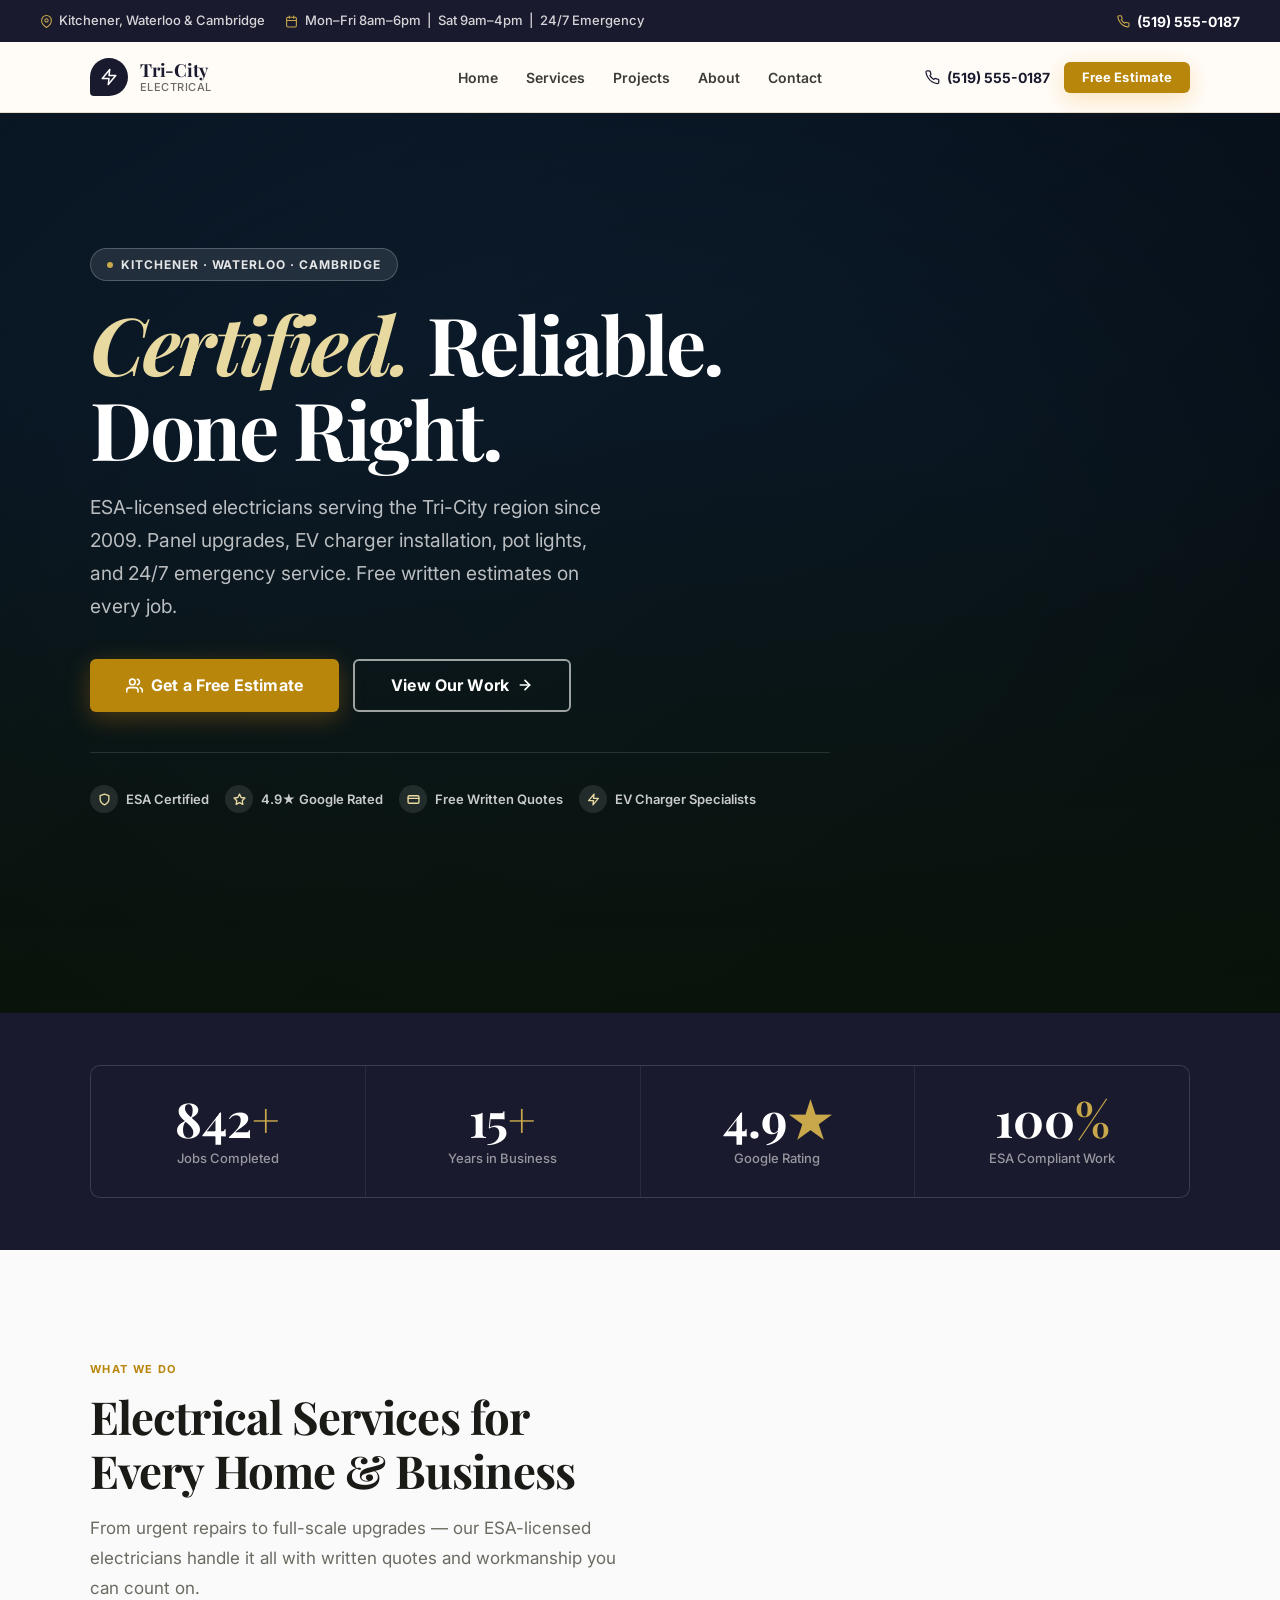
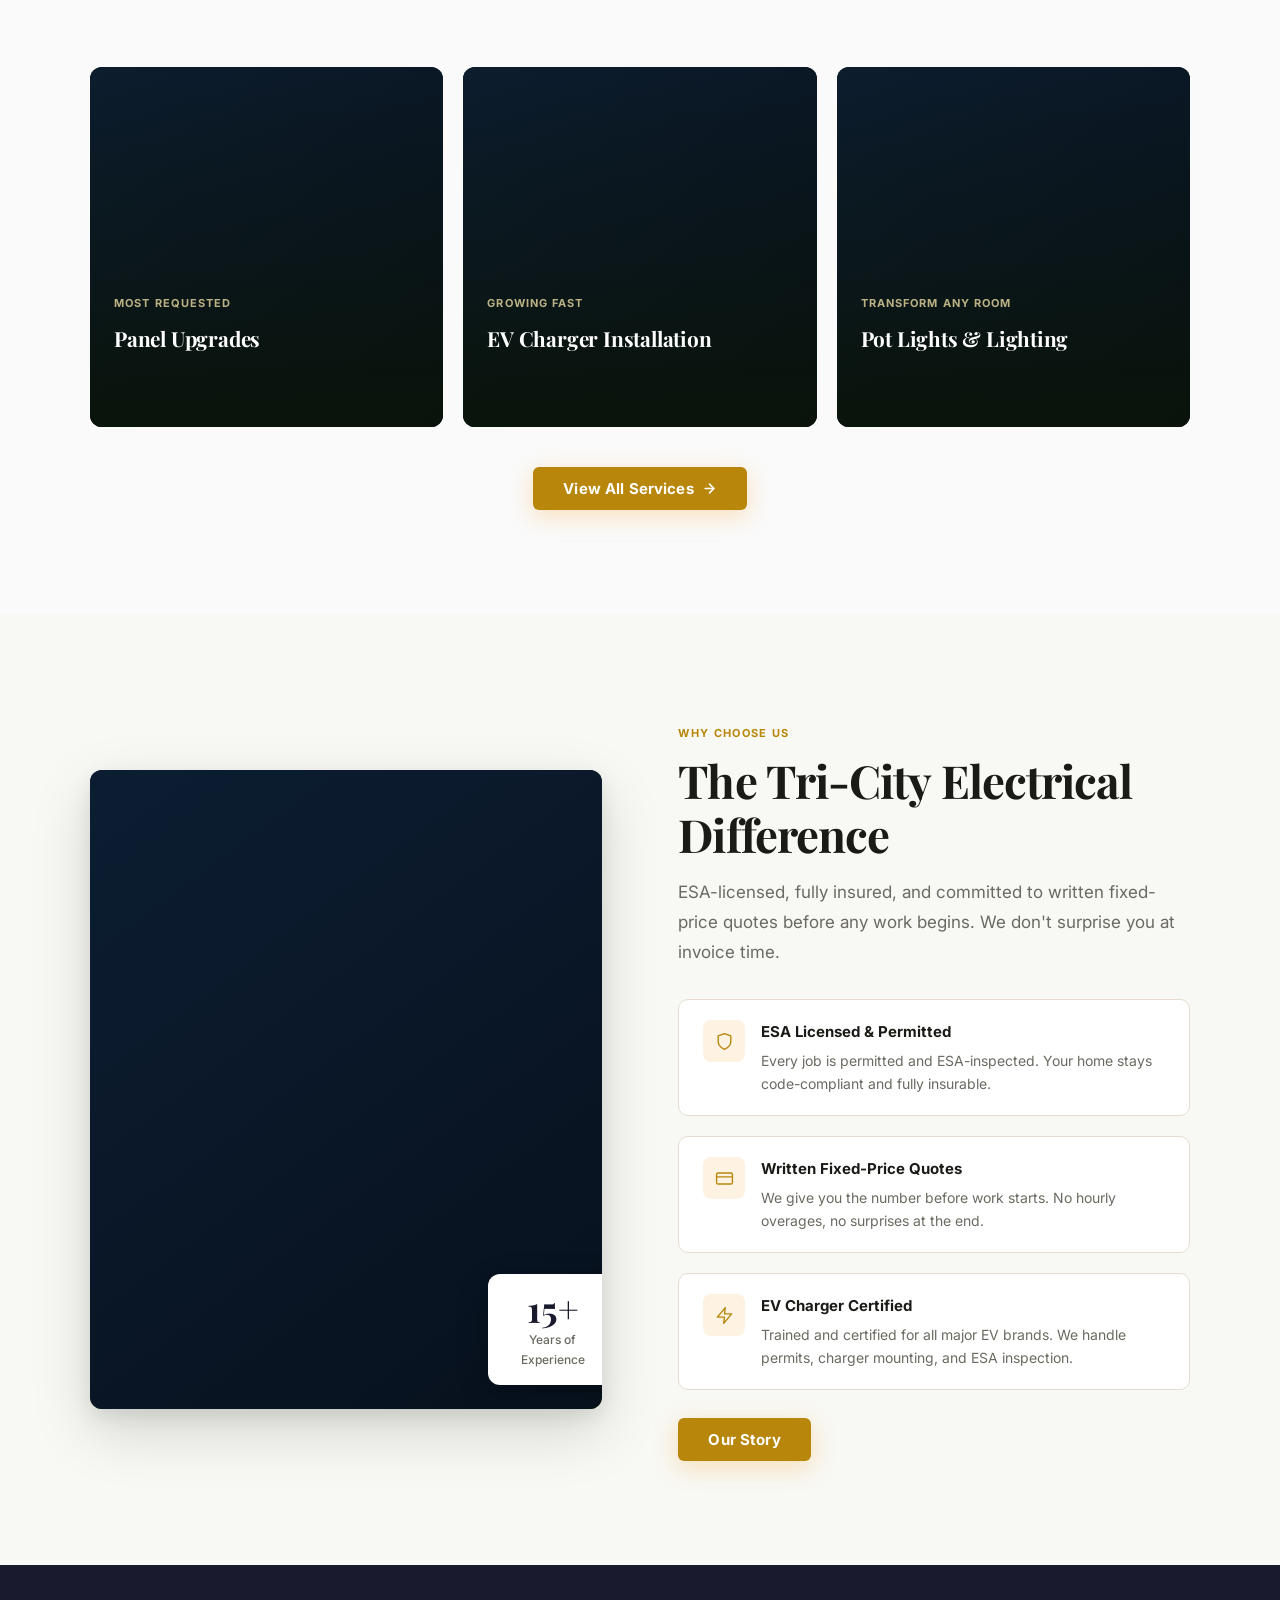
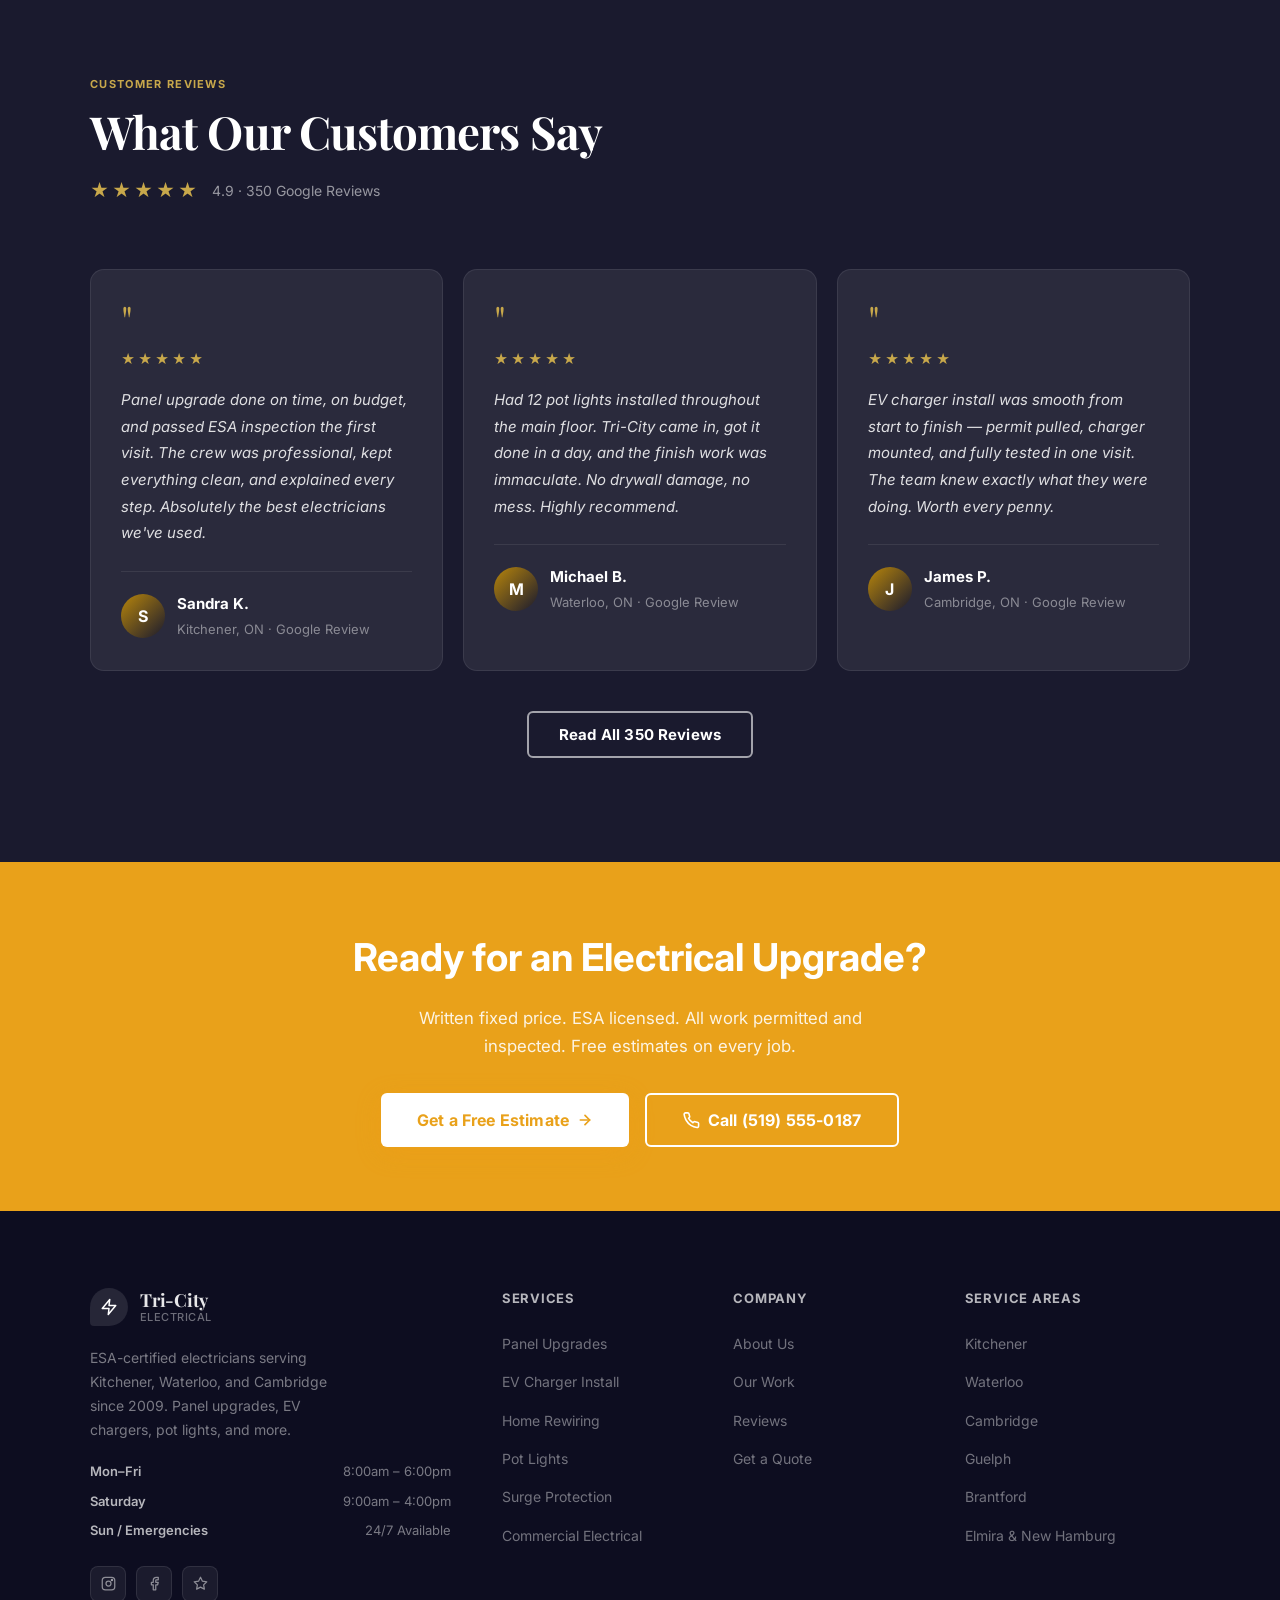
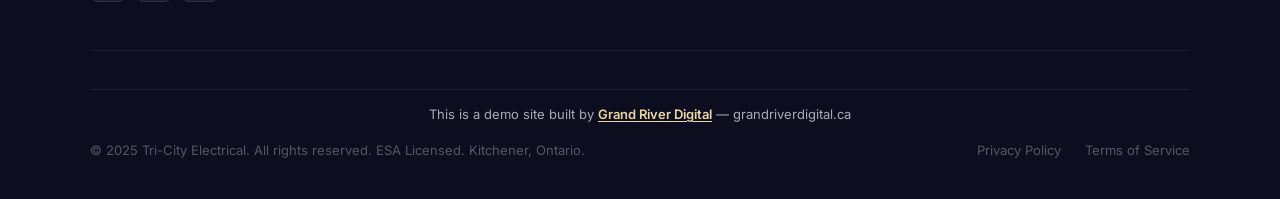
<file: index.html>
<!DOCTYPE html>
<html lang="en">
<head>
  <meta charset="UTF-8" />
  <meta name="viewport" content="width=device-width, initial-scale=1.0" />
  <meta name="theme-color" content="#0d1f35" />
  <title>Tri-City Electrical | ESA-Licensed Electricians — Kitchener, Waterloo, Cambridge</title>
  <meta name="description" content="Tri-City Potlight & Electrical — ESA-licensed electricians in Kitchener, Waterloo, and Cambridge. Panel upgrades, EV charger installation, pot lights, and 24/7 emergency service. Free written estimates." />

  <link rel="preconnect" href="https://fonts.googleapis.com">
  <link rel="preconnect" href="https://fonts.gstatic.com" crossorigin>

  <script>
    var IMG_FALLBACK = 'data:image/svg+xml,%3Csvg xmlns=%22http://www.w3.org/2000/svg%22 width=%22800%22 height=%22600%22%3E%3ClinearGradient id=%22g%22 x1=%220%25%22 y1=%220%25%22 x2=%22100%25%22 y2=%22100%25%22%3E%3Cstop offset=%220%25%22 stop-color=%22%230d1f35%22/%3E%3Cstop offset=%22100%25%22 stop-color=%22%23070f1a%22/%3E%3C/linearGradient%3E%3Crect width=%22800%22 height=%22600%22 fill=%22url(%23g)%22/%3E%3C/svg%3E';
    function imgFallback(img) { img.onerror = null; img.src = IMG_FALLBACK; }
  </script>

  <link rel="stylesheet" href="styles.css" />
</head>
<body>

<!-- TOP BAR -->
<div id="topbar">
  <div class="topbar-left">
    <div class="topbar-item">
      <svg width="13" height="13" viewBox="0 0 24 24" fill="none" stroke="currentColor" stroke-width="2" stroke-linecap="round" stroke-linejoin="round"><path d="M21 10c0 7-9 13-9 13s-9-6-9-13a9 9 0 0 1 18 0z"/><circle cx="12" cy="10" r="3"/></svg>
      Kitchener, Waterloo &amp; Cambridge
    </div>
    <div class="topbar-item">
      <svg width="13" height="13" viewBox="0 0 24 24" fill="none" stroke="currentColor" stroke-width="2" stroke-linecap="round" stroke-linejoin="round"><rect x="3" y="4" width="18" height="18" rx="2"/><line x1="16" y1="2" x2="16" y2="6"/><line x1="8" y1="2" x2="8" y2="6"/><line x1="3" y1="10" x2="21" y2="10"/></svg>
      Mon–Fri 8am–6pm &nbsp;|&nbsp; Sat 9am–4pm &nbsp;|&nbsp; 24/7 Emergency
    </div>
  </div>
  <a href="tel:5195550187" class="topbar-phone">
    <svg width="13" height="13" viewBox="0 0 24 24" fill="none" stroke="currentColor" stroke-width="2" stroke-linecap="round" stroke-linejoin="round"><path d="M22 16.92v3a2 2 0 0 1-2.18 2 19.79 19.79 0 0 1-8.63-3.07A19.5 19.5 0 0 1 4.69 12 19.79 19.79 0 0 1 1.61 3.44 2 2 0 0 1 3.6 1.27h3a2 2 0 0 1 2 1.72 12.84 12.84 0 0 0 .7 2.81 2 2 0 0 1-.45 2.11L7.91 8.94a16 16 0 0 0 6.16 6.16l.94-.94a2 2 0 0 1 2.11-.45 12.84 12.84 0 0 0 2.81.7A2 2 0 0 1 22 16.92z"/></svg>
    (519) 555-0187
  </a>
</div>

<!-- STICKY HEADER -->
<header id="hdr">
  <div class="wrap hdr-inner">
    <a href="./" class="logo" aria-label="Tri-City Electrical — home">
      <div class="logo-leaf" aria-hidden="true">
        <svg width="18" height="18" viewBox="0 0 24 24" fill="none" stroke="currentColor" stroke-width="2" stroke-linecap="round" stroke-linejoin="round"><polygon points="13 2 3 14 12 14 11 22 21 10 12 10 13 2"/></svg>
      </div>
      <div class="logo-text">
        Tri-City
        <span>Electrical</span>
      </div>
    </a>

    <nav class="desktop-nav" aria-label="Main navigation">
      <a href="./">Home</a>
      <a href="services/">Services</a>
      <a href="projects/">Projects</a>
      <a href="about/">About</a>
      <a href="contact/">Contact</a>
    </nav>

    <div class="hdr-right">
      <a href="tel:5195550187" class="hdr-phone" aria-label="Call us">
        <svg width="15" height="15" viewBox="0 0 24 24" fill="none" stroke="currentColor" stroke-width="2" stroke-linecap="round" stroke-linejoin="round"><path d="M22 16.92v3a2 2 0 0 1-2.18 2 19.79 19.79 0 0 1-8.63-3.07A19.5 19.5 0 0 1 4.69 12 19.79 19.79 0 0 1 1.61 3.44 2 2 0 0 1 3.6 1.27h3a2 2 0 0 1 2 1.72 12.84 12.84 0 0 0 .7 2.81 2 2 0 0 1-.45 2.11L7.91 8.94a16 16 0 0 0 6.16 6.16l.94-.94a2 2 0 0 1 2.11-.45 12.84 12.84 0 0 0 2.81.7A2 2 0 0 1 22 16.92z"/></svg>
        (519) 555-0187
      </a>
      <a href="contact/" class="btn btn-primary btn-sm">Free Estimate</a>
      <button class="hamburger" id="hamburger" aria-label="Toggle menu" aria-expanded="false">
        <span></span><span></span><span></span>
      </button>
    </div>
  </div>
</header>

<!-- Mobile Nav Overlay -->
<div id="mobile-nav" role="dialog" aria-modal="true" aria-label="Mobile navigation">
  <nav>
    <a href="./" class="mobile-link">Home</a>
    <a href="services/" class="mobile-link">Services</a>
    <a href="projects/" class="mobile-link">Projects</a>
    <a href="about/" class="mobile-link">About</a>
    <a href="contact/" class="mobile-link">Contact</a>
  </nav>
  <div class="mobile-nav-cta">
    <a href="tel:5195550187" class="btn btn-outline-dk btn-lg" style="justify-content:center">
      <svg width="17" height="17" viewBox="0 0 24 24" fill="none" stroke="currentColor" stroke-width="2" stroke-linecap="round" stroke-linejoin="round"><path d="M22 16.92v3a2 2 0 0 1-2.18 2 19.79 19.79 0 0 1-8.63-3.07A19.5 19.5 0 0 1 4.69 12 19.79 19.79 0 0 1 1.61 3.44 2 2 0 0 1 3.6 1.27h3a2 2 0 0 1 2 1.72 12.84 12.84 0 0 0 .7 2.81 2 2 0 0 1-.45 2.11L7.91 8.94a16 16 0 0 0 6.16 6.16l.94-.94a2 2 0 0 1 2.11-.45 12.84 12.84 0 0 0 2.81.7A2 2 0 0 1 22 16.92z"/></svg>
      (519) 555-0187
    </a>
    <a href="contact/" class="btn btn-primary btn-lg" style="justify-content:center">Get Free Estimate</a>
  </div>
</div>

<!-- HERO -->
<section id="hero" aria-labelledby="hero-h1">
  <div class="hero-bg">
    <img
      src="https://images.pexels.com/photos/8005397/pexels-photo-8005397.jpeg?auto=compress&cs=tinysrgb&w=1800&h=900&dpr=1"
      alt="ESA-certified electrician working on an electrical panel"
      fetchpriority="high"
      loading="eager" onerror="imgFallback(this)">
  </div>
  <div class="hero-content">
    <div class="wrap">
      <div class="hero-inner">
        <div class="hero-kicker">
          <span class="dot" aria-hidden="true"></span>
          Kitchener · Waterloo · Cambridge
        </div>
        <h1 id="hero-h1">
          <em>Certified.</em> Reliable.<br>Done Right.
        </h1>
        <p class="hero-sub">
          ESA-licensed electricians serving the Tri-City region since 2009. Panel upgrades, EV charger installation, pot lights, and 24/7 emergency service. Free written estimates on every job.
        </p>
        <div class="hero-ctas">
          <a href="contact/" class="btn btn-primary btn-lg">
            <svg width="17" height="17" viewBox="0 0 24 24" fill="none" stroke="currentColor" stroke-width="2.2" stroke-linecap="round" stroke-linejoin="round"><path d="M17 21v-2a4 4 0 0 0-4-4H5a4 4 0 0 0-4 4v2"/><circle cx="9" cy="7" r="4"/><path d="M23 21v-2a4 4 0 0 0-3-3.87"/><path d="M16 3.13a4 4 0 0 1 0 7.75"/></svg>
            Get a Free Estimate
          </a>
          <a href="projects/" class="btn btn-outline btn-lg">
            View Our Work
            <svg width="16" height="16" viewBox="0 0 24 24" fill="none" stroke="currentColor" stroke-width="2.5" stroke-linecap="round" stroke-linejoin="round"><line x1="5" y1="12" x2="19" y2="12"/><polyline points="12 5 19 12 12 19"/></svg>
          </a>
        </div>
        <div class="hero-badges" role="list" aria-label="Trust indicators">
          <div class="hero-badge" role="listitem">
            <span class="badge-icon" aria-hidden="true"><svg width="13" height="13" viewBox="0 0 24 24" fill="none" stroke="currentColor" stroke-width="2.5" stroke-linecap="round" stroke-linejoin="round"><path d="M12 22s8-4 8-10V5l-8-3-8 3v7c0 6 8 10 8 10z"/></svg></span>
            ESA Certified
          </div>
          <div class="hero-badge" role="listitem">
            <span class="badge-icon" aria-hidden="true"><svg width="13" height="13" viewBox="0 0 24 24" fill="none" stroke="currentColor" stroke-width="2.5" stroke-linecap="round" stroke-linejoin="round"><polygon points="12 2 15.09 8.26 22 9.27 17 14.14 18.18 21.02 12 17.77 5.82 21.02 7 14.14 2 9.27 8.91 8.26 12 2"/></svg></span>
            4.9★ Google Rated
          </div>
          <div class="hero-badge" role="listitem">
            <span class="badge-icon" aria-hidden="true"><svg width="13" height="13" viewBox="0 0 24 24" fill="none" stroke="currentColor" stroke-width="2.5" stroke-linecap="round" stroke-linejoin="round"><rect x="2" y="5" width="20" height="14" rx="2"/><line x1="2" y1="10" x2="22" y2="10"/></svg></span>
            Free Written Quotes
          </div>
          <div class="hero-badge" role="listitem">
            <span class="badge-icon" aria-hidden="true"><svg width="13" height="13" viewBox="0 0 24 24" fill="none" stroke="currentColor" stroke-width="2.5" stroke-linecap="round" stroke-linejoin="round"><polygon points="13 2 3 14 12 14 11 22 21 10 12 10 13 2"/></svg></span>
            EV Charger Specialists
          </div>
        </div>
      </div>
    </div>
  </div>
</section>

<!-- STATS STRIP -->
<div id="stats" aria-label="Business statistics">
  <div class="wrap">
    <div class="stats-row">
      <div class="stat-cell">
        <div class="stat-n" id="sn-proj">0<span class="accent">+</span></div>
        <div class="stat-l">Jobs Completed</div>
      </div>
      <div class="stat-cell">
        <div class="stat-n" id="sn-yrs">0<span class="accent">yr</span></div>
        <div class="stat-l">Years in Business</div>
      </div>
      <div class="stat-cell">
        <div class="stat-n">4.9<span class="accent">★</span></div>
        <div class="stat-l">Google Rating</div>
      </div>
      <div class="stat-cell">
        <div class="stat-n">100<span class="accent">%</span></div>
        <div class="stat-l">ESA Compliant Work</div>
      </div>
    </div>
  </div>
</div>

<!-- SERVICES OVERVIEW -->
<section id="services-overview" aria-labelledby="svc-title">
  <div class="wrap">
    <div class="section-head">
      <div class="eyebrow sr">What We Do</div>
      <h2 class="section-title sr d1" id="svc-title">Electrical Services for<br>Every Home &amp; Business</h2>
      <p class="section-sub sr d2">From urgent repairs to full-scale upgrades — our ESA-licensed electricians handle it all with written quotes and workmanship you can count on.</p>
    </div>
    <div class="services-grid">

      <div class="service-card sr d1">
        <img src="https://images.pexels.com/photos/257736/pexels-photo-257736.jpeg?auto=compress&cs=tinysrgb&w=800&h=534&dpr=1" alt="Electrical panel upgrade — modern 200-amp service" loading="lazy" onerror="imgFallback(this)">
        <div class="service-body">
          <div class="service-tag">Most Requested</div>
          <h3>Panel Upgrades</h3>
          <p class="service-desc">Upgrade your 100-amp panel to 200-amp or higher. Essential for EV chargers, home additions, and older homes with outdated wiring. ESA permit pulled on every job.</p>
          <a href="services/" class="service-arrow">Learn more <svg width="13" height="13" viewBox="0 0 24 24" fill="none" stroke="currentColor" stroke-width="2.5" stroke-linecap="round" stroke-linejoin="round"><line x1="5" y1="12" x2="19" y2="12"/><polyline points="12 5 19 12 12 19"/></svg></a>
        </div>
      </div>

      <div class="service-card sr d2">
        <img src="https://images.pexels.com/photos/9800007/pexels-photo-9800007.jpeg?auto=compress&cs=tinysrgb&w=800&h=534&dpr=1" alt="EV charger installation for electric vehicle" loading="lazy" onerror="imgFallback(this)">
        <div class="service-body">
          <div class="service-tag">Growing Fast</div>
          <h3>EV Charger Installation</h3>
          <p class="service-desc">Level 2 home EV charger installation (240V). We handle the panel assessment, permit, wiring, and charger mounting. Certified for all major brands.</p>
          <a href="services/" class="service-arrow">Learn more <svg width="13" height="13" viewBox="0 0 24 24" fill="none" stroke="currentColor" stroke-width="2.5" stroke-linecap="round" stroke-linejoin="round"><line x1="5" y1="12" x2="19" y2="12"/><polyline points="12 5 19 12 12 19"/></svg></a>
        </div>
      </div>

      <div class="service-card sr d3">
        <img src="https://images.pexels.com/photos/1123262/pexels-photo-1123262.jpeg?auto=compress&cs=tinysrgb&w=800&h=534&dpr=1" alt="Pot lights installed in modern kitchen ceiling" loading="lazy" onerror="imgFallback(this)">
        <div class="service-body">
          <div class="service-tag">Transform Any Room</div>
          <h3>Pot Lights &amp; Lighting</h3>
          <p class="service-desc">LED pot light installation, under-cabinet lighting, dimmer switches, and smart lighting systems. A one-day install that transforms any room.</p>
          <a href="services/" class="service-arrow">Learn more <svg width="13" height="13" viewBox="0 0 24 24" fill="none" stroke="currentColor" stroke-width="2.5" stroke-linecap="round" stroke-linejoin="round"><line x1="5" y1="12" x2="19" y2="12"/><polyline points="12 5 19 12 12 19"/></svg></a>
        </div>
      </div>

    </div>
    <div class="gallery-cta sr" style="margin-top:2.5rem">
      <a href="services/" class="btn btn-primary">
        View All Services
        <svg width="15" height="15" viewBox="0 0 24 24" fill="none" stroke="currentColor" stroke-width="2.5" stroke-linecap="round" stroke-linejoin="round"><line x1="5" y1="12" x2="19" y2="12"/><polyline points="12 5 19 12 12 19"/></svg>
      </a>
    </div>
  </div>
</section>

<!-- WHY CHOOSE US (brief) -->
<section id="why-us" aria-labelledby="why-title">
  <div class="wrap">
    <div class="why-grid">
      <div class="why-img sr">
        <img
          src="https://images.pexels.com/photos/8005397/pexels-photo-8005397.jpeg?auto=compress&cs=tinysrgb&w=700&h=900&dpr=1"
          alt="ESA-certified Tri-City electrician at work"
          loading="lazy" onerror="imgFallback(this)">
        <div class="why-img-badge">
          <div class="big">15+</div>
          <div class="sm">Years of<br>Experience</div>
        </div>
      </div>
      <div>
        <div class="eyebrow sr">Why Choose Us</div>
        <h2 class="section-title sr d1" id="why-title">The Tri-City Electrical Difference</h2>
        <p class="section-sub sr d2" style="margin-bottom:0">
          ESA-licensed, fully insured, and committed to written fixed-price quotes before any work begins. We don't surprise you at invoice time.
        </p>
        <div class="why-benefits">
          <div class="why-benefit sr d1">
            <div class="why-benefit-icon" aria-hidden="true"><svg width="19" height="19" viewBox="0 0 24 24" fill="none" stroke="currentColor" stroke-width="1.75" stroke-linecap="round" stroke-linejoin="round"><path d="M12 22s8-4 8-10V5l-8-3-8 3v7c0 6 8 10 8 10z"/></svg></div>
            <div><h4>ESA Licensed &amp; Permitted</h4><p>Every job is permitted and ESA-inspected. Your home stays code-compliant and fully insurable.</p></div>
          </div>
          <div class="why-benefit sr d2">
            <div class="why-benefit-icon" aria-hidden="true"><svg width="19" height="19" viewBox="0 0 24 24" fill="none" stroke="currentColor" stroke-width="1.75" stroke-linecap="round" stroke-linejoin="round"><rect x="2" y="5" width="20" height="14" rx="2"/><line x1="2" y1="10" x2="22" y2="10"/></svg></div>
            <div><h4>Written Fixed-Price Quotes</h4><p>We give you the number before work starts. No hourly overages, no surprises at the end.</p></div>
          </div>
          <div class="why-benefit sr d3">
            <div class="why-benefit-icon" aria-hidden="true"><svg width="19" height="19" viewBox="0 0 24 24" fill="none" stroke="currentColor" stroke-width="1.75" stroke-linecap="round" stroke-linejoin="round"><polygon points="13 2 3 14 12 14 11 22 21 10 12 10 13 2"/></svg></div>
            <div><h4>EV Charger Certified</h4><p>Trained and certified for all major EV brands. We handle permits, charger mounting, and ESA inspection.</p></div>
          </div>
        </div>
        <div style="margin-top:1.75rem" class="sr d4">
          <a href="about/" class="btn btn-primary">Our Story</a>
        </div>
      </div>
    </div>
  </div>
</section>

<!-- TESTIMONIALS -->
<section id="testimonials" aria-labelledby="reviews-title">
  <div class="wrap">
    <div class="section-head">
      <div class="eyebrow lt sr">Customer Reviews</div>
      <h2 class="section-title lt sr d1" id="reviews-title">What Our Customers Say</h2>
      <div class="testimonials-intro">
        <div class="rating-display sr d2">
          <span class="stars">★★★★★</span>
          <span class="rating-text">4.9 · 350 Google Reviews</span>
        </div>
      </div>
    </div>
    <div class="testimonials-grid">
      <div class="testimonial-card sr d1">
        <div class="t-quote" aria-hidden="true">"</div>
        <div class="t-stars" aria-label="5 stars">★★★★★</div>
        <p class="t-text">Panel upgrade done on time, on budget, and passed ESA inspection the first visit. The crew was professional, kept everything clean, and explained every step. Absolutely the best electricians we've used.</p>
        <div class="t-author">
          <div class="t-avatar" aria-hidden="true">S</div>
          <div><div class="t-name">Sandra K.</div><div class="t-loc">Kitchener, ON · Google Review</div></div>
        </div>
      </div>
      <div class="testimonial-card sr d2">
        <div class="t-quote" aria-hidden="true">"</div>
        <div class="t-stars" aria-label="5 stars">★★★★★</div>
        <p class="t-text">Had 12 pot lights installed throughout the main floor. Tri-City came in, got it done in a day, and the finish work was immaculate. No drywall damage, no mess. Highly recommend.</p>
        <div class="t-author">
          <div class="t-avatar" aria-hidden="true">M</div>
          <div><div class="t-name">Michael B.</div><div class="t-loc">Waterloo, ON · Google Review</div></div>
        </div>
      </div>
      <div class="testimonial-card sr d3">
        <div class="t-quote" aria-hidden="true">"</div>
        <div class="t-stars" aria-label="5 stars">★★★★★</div>
        <p class="t-text">EV charger install was smooth from start to finish — permit pulled, charger mounted, and fully tested in one visit. The team knew exactly what they were doing. Worth every penny.</p>
        <div class="t-author">
          <div class="t-avatar" aria-hidden="true">J</div>
          <div><div class="t-name">James P.</div><div class="t-loc">Cambridge, ON · Google Review</div></div>
        </div>
      </div>
    </div>
    <div style="margin-top:2.5rem;text-align:center;" class="sr d4">
      <a href="about/#reviews" class="btn btn-outline">Read All 350 Reviews</a>
    </div>
  </div>
</section>

<!-- CTA BAND -->
<section id="quote-band" style="background:var(--accent,#e9a11a);padding:4rem 0;">
  <div class="wrap" style="text-align:center;">
    <h2 style="color:#fff;font-size:clamp(1.6rem,4vw,2.4rem);margin-bottom:1rem;">Ready for an Electrical Upgrade?</h2>
    <p style="color:rgba(255,255,255,.88);font-size:1.05rem;margin-bottom:2rem;max-width:520px;margin-left:auto;margin-right:auto;">Written fixed price. ESA licensed. All work permitted and inspected. Free estimates on every job.</p>
    <div style="display:flex;gap:1rem;justify-content:center;flex-wrap:wrap;">
      <a href="contact/" class="btn btn-primary btn-lg" style="background:#fff;color:var(--accent,#e9a11a);">
        Get a Free Estimate
        <svg width="16" height="16" viewBox="0 0 24 24" fill="none" stroke="currentColor" stroke-width="2.5" stroke-linecap="round" stroke-linejoin="round"><line x1="5" y1="12" x2="19" y2="12"/><polyline points="12 5 19 12 12 19"/></svg>
      </a>
      <a href="tel:5195550187" class="btn btn-outline btn-lg" style="border-color:#fff;color:#fff;">
        <svg width="17" height="17" viewBox="0 0 24 24" fill="none" stroke="currentColor" stroke-width="2.2" stroke-linecap="round" stroke-linejoin="round"><path d="M22 16.92v3a2 2 0 0 1-2.18 2 19.79 19.79 0 0 1-8.63-3.07A19.5 19.5 0 0 1 4.69 12 19.79 19.79 0 0 1 1.61 3.44 2 2 0 0 1 3.6 1.27h3a2 2 0 0 1 2 1.72 12.84 12.84 0 0 0 .7 2.81 2 2 0 0 1-.45 2.11L7.91 8.94a16 16 0 0 0 6.16 6.16l.94-.94a2 2 0 0 1 2.11-.45 12.84 12.84 0 0 0 2.81.7A2 2 0 0 1 22 16.92z"/></svg>
        Call (519) 555-0187
      </a>
    </div>
  </div>
</section>

<!-- FOOTER -->
<footer aria-label="Site footer">
  <div class="wrap">
    <div class="footer-grid">
      <div class="footer-brand">
        <a href="./" class="logo" aria-label="Tri-City Electrical home">
          <div class="logo-leaf" aria-hidden="true">
            <svg width="18" height="18" viewBox="0 0 24 24" fill="none" stroke="currentColor" stroke-width="2" stroke-linecap="round" stroke-linejoin="round"><polygon points="13 2 3 14 12 14 11 22 21 10 12 10 13 2"/></svg>
          </div>
          <div class="logo-text">
            Tri-City
            <span>Electrical</span>
          </div>
        </a>
        <p>ESA-certified electricians serving Kitchener, Waterloo, and Cambridge since 2009. Panel upgrades, EV chargers, pot lights, and more.</p>
        <div class="footer-hours">
          <div class="footer-hour"><strong>Mon–Fri</strong><span>8:00am – 6:00pm</span></div>
          <div class="footer-hour"><strong>Saturday</strong><span>9:00am – 4:00pm</span></div>
          <div class="footer-hour"><strong>Sun / Emergencies</strong><span>24/7 Available</span></div>
        </div>
        <div class="footer-socials" aria-label="Social media">
          <a href="#" class="footer-soc" aria-label="Instagram"><svg width="15" height="15" viewBox="0 0 24 24" fill="none" stroke="currentColor" stroke-width="2" stroke-linecap="round" stroke-linejoin="round"><rect x="2" y="2" width="20" height="20" rx="5"/><circle cx="12" cy="12" r="4"/><circle cx="17.5" cy="6.5" r="1" fill="currentColor"/></svg></a>
          <a href="#" class="footer-soc" aria-label="Facebook"><svg width="15" height="15" viewBox="0 0 24 24" fill="none" stroke="currentColor" stroke-width="2" stroke-linecap="round" stroke-linejoin="round"><path d="M18 2h-3a5 5 0 0 0-5 5v3H7v4h3v8h4v-8h3l1-4h-4V7a1 1 0 0 1 1-1h3z"/></svg></a>
          <a href="#" class="footer-soc" aria-label="Google Reviews"><svg width="15" height="15" viewBox="0 0 24 24" fill="none" stroke="currentColor" stroke-width="2" stroke-linecap="round" stroke-linejoin="round"><polygon points="12 2 15.09 8.26 22 9.27 17 14.14 18.18 21.02 12 17.77 5.82 21.02 7 14.14 2 9.27 8.91 8.26 12 2"/></svg></a>
        </div>
      </div>
      <div class="footer-col">
        <h5>Services</h5>
        <ul>
          <li><a href="services/">Panel Upgrades</a></li>
          <li><a href="services/">EV Charger Install</a></li>
          <li><a href="services/">Home Rewiring</a></li>
          <li><a href="services/">Pot Lights</a></li>
          <li><a href="services/">Surge Protection</a></li>
          <li><a href="services/">Commercial Electrical</a></li>
        </ul>
      </div>
      <div class="footer-col">
        <h5>Company</h5>
        <ul>
          <li><a href="about/">About Us</a></li>
          <li><a href="projects/">Our Work</a></li>
          <li><a href="about/">Reviews</a></li>
          <li><a href="contact/">Get a Quote</a></li>
        </ul>
      </div>
      <div class="footer-col">
        <h5>Service Areas</h5>
        <ul>
          <li><a href="contact/">Kitchener</a></li>
          <li><a href="contact/">Waterloo</a></li>
          <li><a href="contact/">Cambridge</a></li>
          <li><a href="contact/">Guelph</a></li>
          <li><a href="contact/">Brantford</a></li>
          <li><a href="contact/">Elmira &amp; New Hamburg</a></li>
        </ul>
      </div>
    </div>
    <div class="grd-banner">
      This is a demo site built by <a href="https://grandriverdigital.ca" target="_blank" rel="noopener">Grand River Digital</a> — grandriverdigital.ca
    </div>
    <div class="footer-bottom">
      <p class="footer-copy">© 2025 Tri-City Electrical. All rights reserved. ESA Licensed. Kitchener, Ontario.</p>
      <div class="footer-legal">
        <a href="#">Privacy Policy</a>
        <a href="#">Terms of Service</a>
      </div>
    </div>
  </div>
</footer>

<!-- MOBILE STICKY BAR -->
<div id="mob-bar" role="navigation" aria-label="Quick contact">
  <a href="tel:5195550187" class="btn btn-primary">
    <svg width="16" height="16" viewBox="0 0 24 24" fill="none" stroke="currentColor" stroke-width="2.2" stroke-linecap="round" stroke-linejoin="round"><path d="M22 16.92v3a2 2 0 0 1-2.18 2 19.79 19.79 0 0 1-8.63-3.07A19.5 19.5 0 0 1 4.69 12 19.79 19.79 0 0 1 1.61 3.44 2 2 0 0 1 3.6 1.27h3a2 2 0 0 1 2 1.72 12.84 12.84 0 0 0 .7 2.81 2 2 0 0 1-.45 2.11L7.91 8.94a16 16 0 0 0 6.16 6.16l.94-.94a2 2 0 0 1 2.11-.45 12.84 12.84 0 0 0 2.81.7A2 2 0 0 1 22 16.92z"/></svg>
    Call Now
  </a>
  <a href="contact/" class="btn btn-outline-dk">Free Estimate</a>
</div>

<script src="script.js"></script>
</body>
</html>
</file>
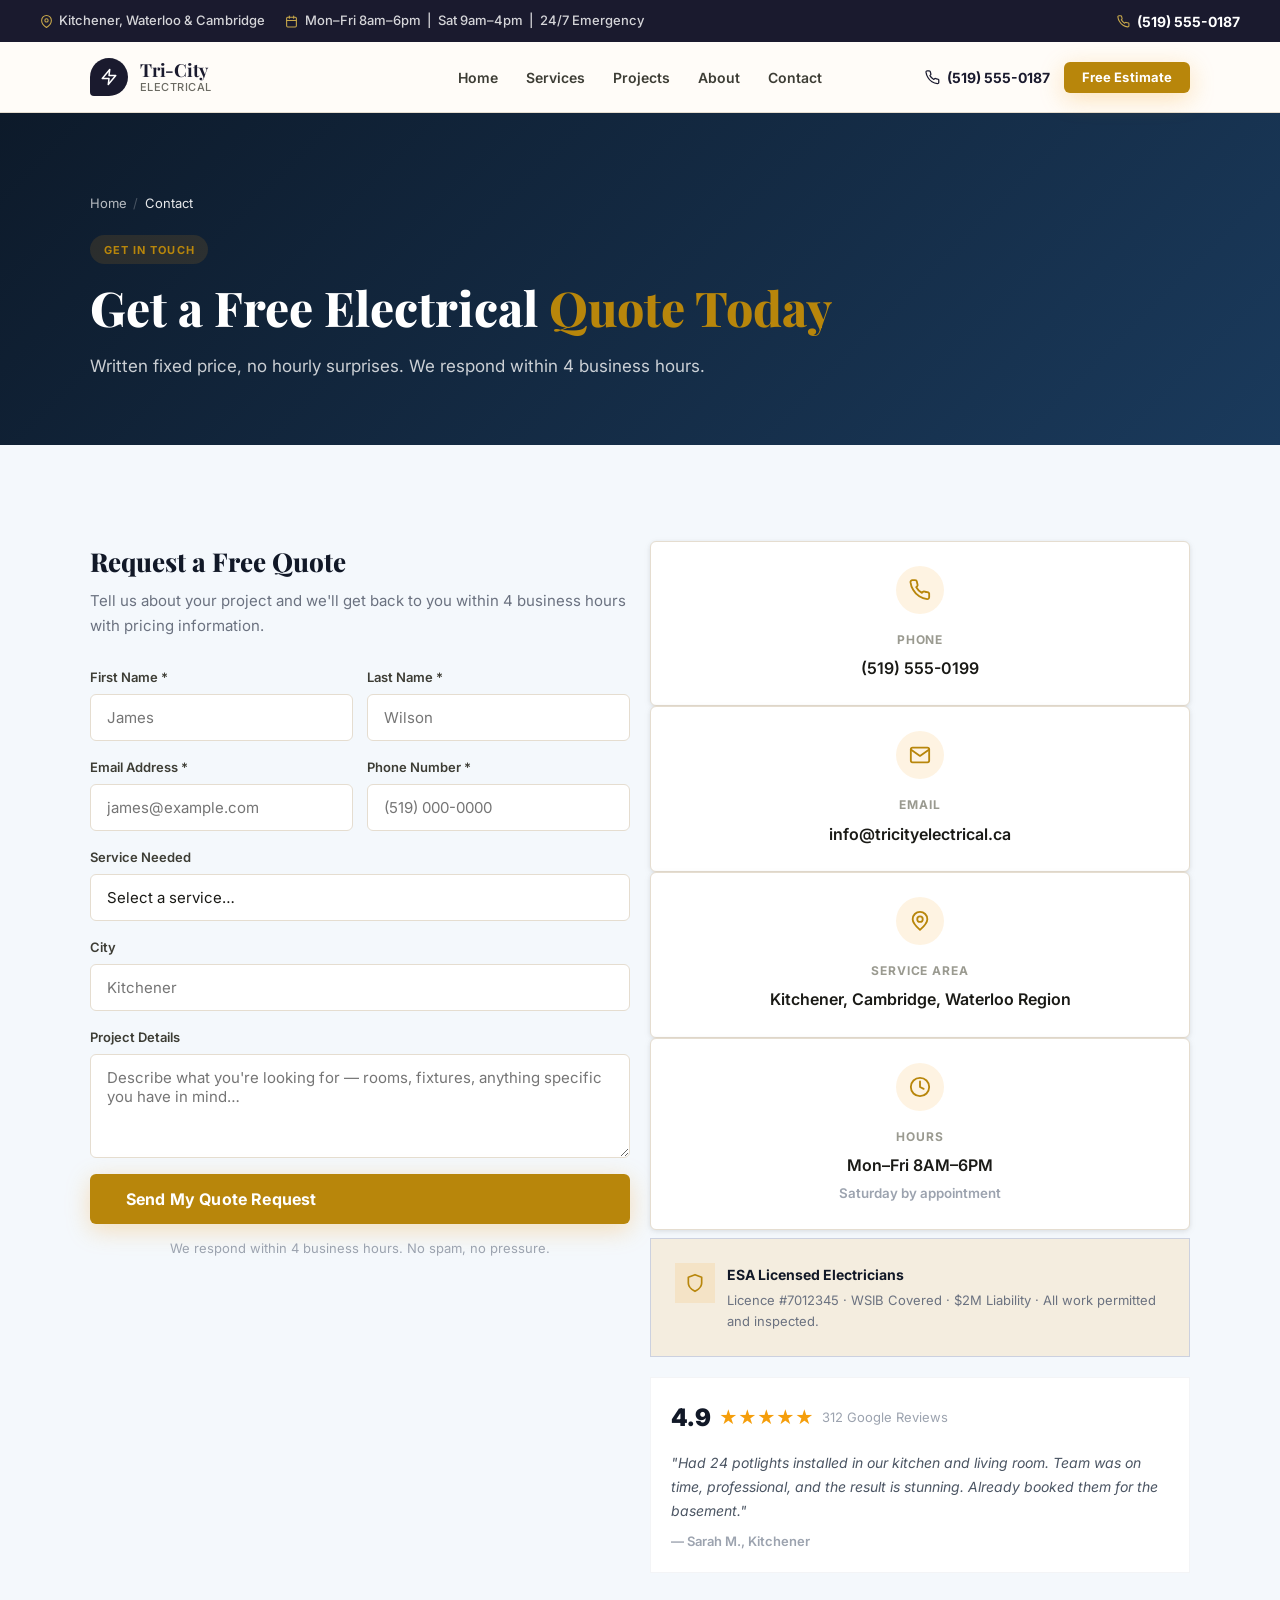
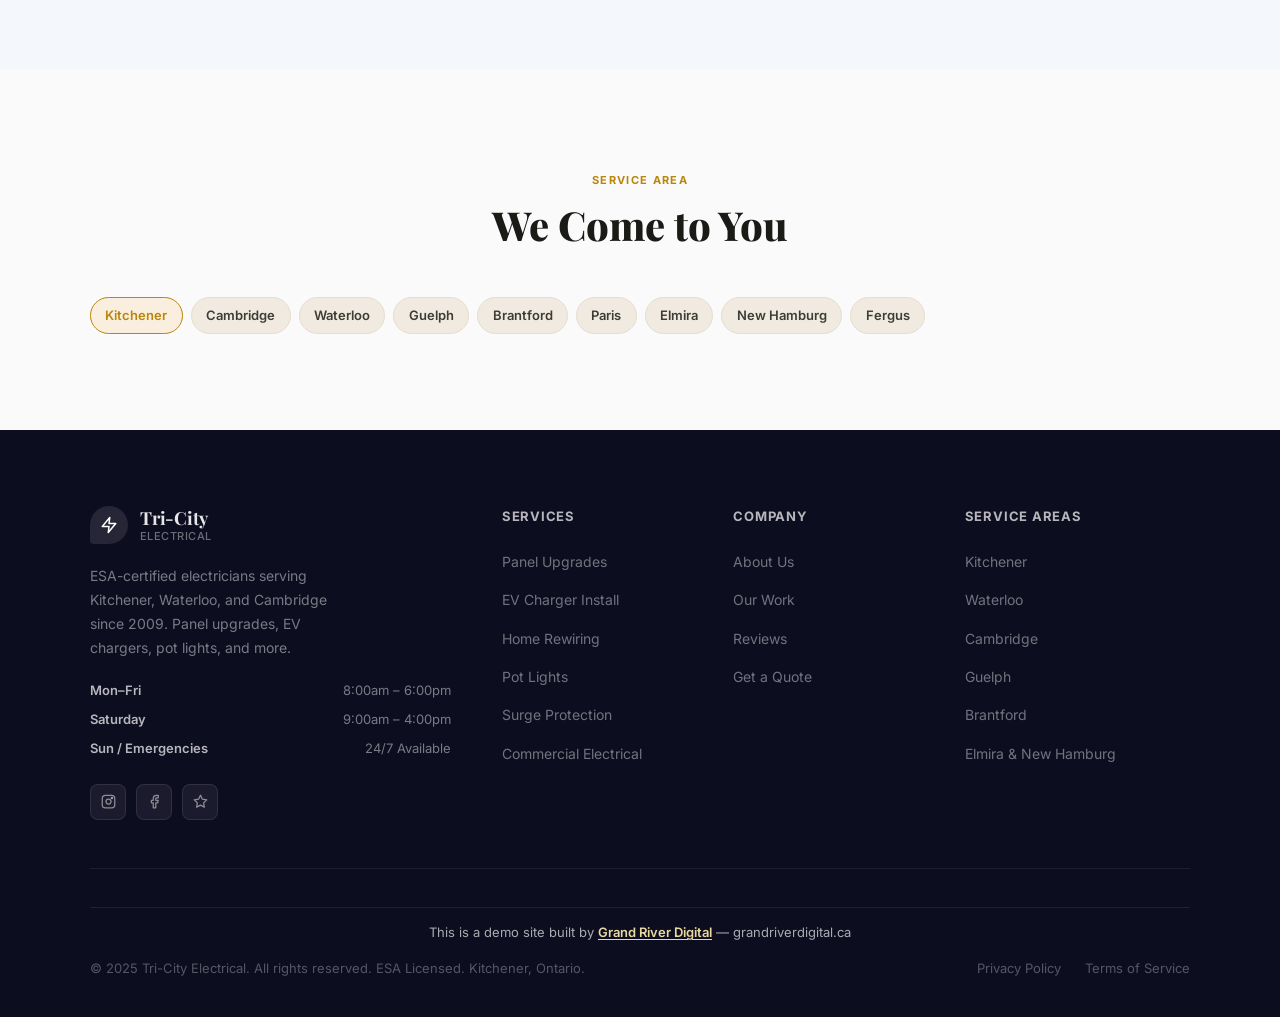
<file: contact/index.html>
<!DOCTYPE html>
<html lang="en">
<head>
  <meta charset="UTF-8" /><meta name="viewport" content="width=device-width, initial-scale=1.0" />
  <meta name="description" content="Get a free quote from Tri-City Potlight & Electrical. ESA-licensed electricians in Kitchener, Cambridge, and Waterloo Region. Call (519) 555-0199." />
  <link rel="canonical" href="https://grandriverdigital.github.io/tri-city-electrical-demo/contact/" />
  <title>Contact | Tri-City Potlight & Electrical</title>
  <link rel="preconnect" href="https://fonts.googleapis.com" /><link rel="preconnect" href="https://fonts.gstatic.com" crossorigin />
  <link rel="stylesheet" href="https://fonts.googleapis.com/css2?family=Manrope:wght@600;700;800;900&family=Inter:wght@400;500;600;700&display=swap" media="print" onload="this.media='all'" />
  <link rel="stylesheet" href="../styles.css" />
</head>
<body>

<div id="topbar">
  <div class="topbar-left">
    <div class="topbar-item">
      <svg width="13" height="13" viewBox="0 0 24 24" fill="none" stroke="currentColor" stroke-width="2" stroke-linecap="round" stroke-linejoin="round"><path d="M21 10c0 7-9 13-9 13s-9-6-9-13a9 9 0 0 1 18 0z"/><circle cx="12" cy="10" r="3"/></svg>
      Kitchener, Waterloo &amp; Cambridge
    </div>
    <div class="topbar-item">
      <svg width="13" height="13" viewBox="0 0 24 24" fill="none" stroke="currentColor" stroke-width="2" stroke-linecap="round" stroke-linejoin="round"><rect x="3" y="4" width="18" height="18" rx="2"/><line x1="16" y1="2" x2="16" y2="6"/><line x1="8" y1="2" x2="8" y2="6"/><line x1="3" y1="10" x2="21" y2="10"/></svg>
      Mon–Fri 8am–6pm &nbsp;|&nbsp; Sat 9am–4pm &nbsp;|&nbsp; 24/7 Emergency
    </div>
  </div>
  <a href="tel:5195550187" class="topbar-phone">
    <svg width="13" height="13" viewBox="0 0 24 24" fill="none" stroke="currentColor" stroke-width="2" stroke-linecap="round" stroke-linejoin="round"><path d="M22 16.92v3a2 2 0 0 1-2.18 2 19.79 19.79 0 0 1-8.63-3.07A19.5 19.5 0 0 1 4.69 12 19.79 19.79 0 0 1 1.61 3.44 2 2 0 0 1 3.6 1.27h3a2 2 0 0 1 2 1.72 12.84 12.84 0 0 0 .7 2.81 2 2 0 0 1-.45 2.11L7.91 8.94a16 16 0 0 0 6.16 6.16l.94-.94a2 2 0 0 1 2.11-.45 12.84 12.84 0 0 0 2.81.7A2 2 0 0 1 22 16.92z"/></svg>
    (519) 555-0187
  </a>
</div>

<!-- STICKY HEADER -->
<header id="hdr">
  <div class="wrap hdr-inner">
    <a href="../" class="logo" aria-label="Tri-City Electrical — home">
      <div class="logo-leaf" aria-hidden="true">
        <svg width="18" height="18" viewBox="0 0 24 24" fill="none" stroke="currentColor" stroke-width="2" stroke-linecap="round" stroke-linejoin="round"><polygon points="13 2 3 14 12 14 11 22 21 10 12 10 13 2"/></svg>
      </div>
      <div class="logo-text">
        Tri-City
        <span>Electrical</span>
      </div>
    </a>

    <nav class="desktop-nav" aria-label="Main navigation">
      <a href="../">Home</a>
      <a href="../services/">Services</a>
      <a href="../projects/">Projects</a>
      <a href="../about/">About</a>
      <a href="../contact/" aria-current="page">Contact</a>
    </nav>

    <div class="hdr-right">
      <a href="tel:5195550187" class="hdr-phone" aria-label="Call us">
        <svg width="15" height="15" viewBox="0 0 24 24" fill="none" stroke="currentColor" stroke-width="2" stroke-linecap="round" stroke-linejoin="round"><path d="M22 16.92v3a2 2 0 0 1-2.18 2 19.79 19.79 0 0 1-8.63-3.07A19.5 19.5 0 0 1 4.69 12 19.79 19.79 0 0 1 1.61 3.44 2 2 0 0 1 3.6 1.27h3a2 2 0 0 1 2 1.72 12.84 12.84 0 0 0 .7 2.81 2 2 0 0 1-.45 2.11L7.91 8.94a16 16 0 0 0 6.16 6.16l.94-.94a2 2 0 0 1 2.11-.45 12.84 12.84 0 0 0 2.81.7A2 2 0 0 1 22 16.92z"/></svg>
        (519) 555-0187
      </a>
      <a href="../contact/" class="btn btn-primary btn-sm">Free Estimate</a>
      <button class="hamburger" id="hamburger" aria-label="Toggle menu" aria-expanded="false">
        <span></span><span></span><span></span>
      </button>
    </div>
  </div>
</header>

<!-- Mobile Nav Overlay -->
<div id="mobile-nav" role="dialog" aria-modal="true" aria-label="Mobile navigation">
  <nav>
    <a href="../" class="mobile-link">Home</a>
    <a href="../services/" class="mobile-link">Services</a>
    <a href="../projects/" class="mobile-link">Projects</a>
    <a href="../about/" class="mobile-link">About</a>
    <a href="../contact/" class="mobile-link">Contact</a>
  </nav>
  <div class="mobile-nav-cta">
    <a href="tel:5195550187" class="btn btn-outline-dk btn-lg" style="justify-content:center">
      <svg width="17" height="17" viewBox="0 0 24 24" fill="none" stroke="currentColor" stroke-width="2" stroke-linecap="round" stroke-linejoin="round"><path d="M22 16.92v3a2 2 0 0 1-2.18 2 19.79 19.79 0 0 1-8.63-3.07A19.5 19.5 0 0 1 4.69 12 19.79 19.79 0 0 1 1.61 3.44 2 2 0 0 1 3.6 1.27h3a2 2 0 0 1 2 1.72 12.84 12.84 0 0 0 .7 2.81 2 2 0 0 1-.45 2.11L7.91 8.94a16 16 0 0 0 6.16 6.16l.94-.94a2 2 0 0 1 2.11-.45 12.84 12.84 0 0 0 2.81.7A2 2 0 0 1 22 16.92z"/></svg>
      (519) 555-0187
    </a>
    <a href="../contact/" class="btn btn-primary btn-lg" style="justify-content:center">Get Free Estimate</a>
  </div>
</div>

<main id="main">

    <div class="page-hero"><div class="container page-hero__inner">
      <nav class="breadcrumb"><a href="../">Home</a><span class="breadcrumb__sep" aria-hidden="true">/</span><span aria-current="page">Contact</span></nav>
      <div class="page-hero__badge">Get In Touch</div>
      <h1>Get a Free Electrical <span>Quote Today</span></h1>
      <p class="page-hero__sub">Written fixed price, no hourly surprises. We respond within 4 business hours.</p>
    </div></div>

    <section class="section section--light"><div class="container">
      <div class="contact-grid">
        <div class="contact-form-col sr">
          <h2 style="font-family:var(--fd);font-size:1.625rem;font-weight:800;color:var(--ink-900);margin-bottom:.375rem;">Request a Free Quote</h2>
          <p style="font-size:.9375rem;color:var(--ink-500);margin-bottom:1.75rem;">Tell us about your project and we'll get back to you within 4 business hours with pricing information.</p>
          <form class="contact-form" id="contactForm" novalidate>
            <div class="form-row">
              <div class="form-group"><label for="fname">First Name *</label><input type="text" id="fname" name="first_name" placeholder="James" required autocomplete="given-name" /></div>
              <div class="form-group"><label for="lname">Last Name *</label><input type="text" id="lname" name="last_name" placeholder="Wilson" required autocomplete="family-name" /></div>
            </div>
            <div class="form-row">
              <div class="form-group"><label for="femail">Email Address *</label><input type="email" id="femail" name="email" placeholder="james@example.com" required autocomplete="email" /></div>
              <div class="form-group"><label for="fphone">Phone Number *</label><input type="tel" id="fphone" name="phone" placeholder="(519) 000-0000" required autocomplete="tel" /></div>
            </div>
            <div class="form-group"><label for="fservice">Service Needed</label>
              <select class="form-input form-select" id="fservice" name="service"><option value="">Select a service…</option><option>Potlight Installation</option><option>Panel Upgrade</option><option>EV Charger Installation</option><option>Wiring / Rewiring</option><option>Outlets, Switches &amp; Fixtures</option><option>Exterior &amp; Landscape Lighting</option><option>Other / Not Sure</option></select>
            </div>
            <div class="form-group"><label for="fcity">City</label><input type="text" id="fcity" name="city" placeholder="Kitchener" autocomplete="address-level2" /></div>
            <div class="form-group"><label for="fmsg">Project Details</label><textarea class="form-input form-textarea" id="fmsg" name="message" rows="4" placeholder="Describe what you're looking for — rooms, fixtures, anything specific you have in mind…"></textarea></div>
            <button type="submit" class="btn btn--accent btn--lg" style="width:100%;">Send My Quote Request</button>
            <p style="font-size:.8125rem;color:var(--ink-400);text-align:center;margin-top:.875rem;">We respond within 4 business hours. No spam, no pressure.</p>
          </form>
        </div>
        <div class="contact-info-col sr">
          <div class="contact-card"><div class="contact-card__icon"><svg width="22" height="22" viewBox="0 0 24 24" fill="none" stroke="currentColor" stroke-width="2" stroke-linecap="round" stroke-linejoin="round"><path d="M22 16.92v3a2 2 0 0 1-2.18 2 19.79 19.79 0 0 1-8.63-3.07A19.5 19.5 0 0 1 4.69 12 19.79 19.79 0 0 1 1.61 3.44 2 2 0 0 1 3.6 1.27h3a2 2 0 0 1 2 1.72c.127.96.361 1.9.7 2.81a2 2 0 0 1-.45 2.11L7.91 8.94a16 16 0 0 0 6.16 6.16l.94-.94a2 2 0 0 1 2.11-.45c.907.339 1.85.573 2.81.7A2 2 0 0 1 22 16.92z"/></svg></div><div><div class="contact-card__label">Phone</div><a href="tel:5195550199" class="contact-card__val">(519) 555-0199</a></div></div>
          <div class="contact-card"><div class="contact-card__icon"><svg width="22" height="22" viewBox="0 0 24 24" fill="none" stroke="currentColor" stroke-width="2" stroke-linecap="round" stroke-linejoin="round"><path d="M4 4h16c1.1 0 2 .9 2 2v12c0 1.1-.9 2-2 2H4c-1.1 0-2-.9-2-2V6c0-1.1.9-2 2-2z"/><polyline points="22,6 12,13 2,6"/></svg></div><div><div class="contact-card__label">Email</div><a href="mailto:info@tricityelectrical.ca" class="contact-card__val">info@tricityelectrical.ca</a></div></div>
          <div class="contact-card"><div class="contact-card__icon"><svg width="22" height="22" viewBox="0 0 24 24" fill="none" stroke="currentColor" stroke-width="2" stroke-linecap="round" stroke-linejoin="round"><circle cx="12" cy="10" r="3"/><path d="M12 21.7C17.3 17 20 13 20 10a8 8 0 1 0-16 0c0 3 2.7 6.9 8 11.7z"/></svg></div><div><div class="contact-card__label">Service Area</div><div class="contact-card__val">Kitchener, Cambridge, Waterloo Region</div></div></div>
          <div class="contact-card"><div class="contact-card__icon"><svg width="22" height="22" viewBox="0 0 24 24" fill="none" stroke="currentColor" stroke-width="2" stroke-linecap="round" stroke-linejoin="round"><circle cx="12" cy="12" r="10"/><polyline points="12 6 12 12 16 14"/></svg></div><div><div class="contact-card__label">Hours</div><div class="contact-card__val">Mon–Fri 8AM–6PM<br><small style="color:var(--ink-400)">Saturday by appointment</small></div></div></div>
          <div style="background:var(--p-gl);border:1px solid rgba(26,86,219,.18);border-radius:var(--r-16);padding:1.5rem;margin-top:.5rem;">
            <div style="display:flex;gap:.75rem;align-items:flex-start;"><div style="width:40px;height:40px;background:var(--p-gl);border-radius:var(--r-10);display:flex;align-items:center;justify-content:center;flex-shrink:0;color:var(--p);"><svg width="20" height="20" viewBox="0 0 24 24" fill="none" stroke="currentColor" stroke-width="2" stroke-linecap="round" stroke-linejoin="round"><path d="M12 22s8-4 8-10V5l-8-3-8 3v7c0 6 8 10 8 10z"/></svg></div><div><div style="font-size:.875rem;font-weight:700;color:var(--ink-900);margin-bottom:.25rem;">ESA Licensed Electricians</div><div style="font-size:.8125rem;color:var(--ink-500);line-height:1.6;">Licence #7012345 · WSIB Covered · $2M Liability · All work permitted and inspected.</div></div></div>
          </div>
          <div class="rev-snippet" style="margin-top:1.25rem;padding:1.25rem;background:#fff;border:1px solid var(--ink-100);border-radius:var(--r-16);">
            <div style="display:flex;align-items:center;gap:.5rem;margin-bottom:.875rem;"><div style="font-size:1.5rem;font-weight:900;color:var(--ink-900);">4.9</div><div style="color:#F59E0B;font-size:1.125rem;">&#9733;&#9733;&#9733;&#9733;&#9733;</div><div style="font-size:.8125rem;color:var(--ink-400);">312 Google Reviews</div></div>
            <p style="font-size:.875rem;color:var(--ink-600);line-height:1.7;font-style:italic;">"Had 24 potlights installed in our kitchen and living room. Team was on time, professional, and the result is stunning. Already booked them for the basement."</p>
            <div style="font-size:.8125rem;font-weight:600;color:var(--ink-400);margin-top:.5rem;">— Sarah M., Kitchener</div>
          </div>
        </div>
      </div>
    </div></section>

    <section class="section"><div class="container">
      <div class="section-header sr"><div class="eyebrow">Service Area</div><h2 class="section-heading">We Come to You</h2></div>
      <div class="area-chips sr">
        <span class="area-chip area-chip--prime">Kitchener</span><span class="area-chip">Cambridge</span><span class="area-chip">Waterloo</span><span class="area-chip">Guelph</span><span class="area-chip">Brantford</span><span class="area-chip">Paris</span><span class="area-chip">Elmira</span><span class="area-chip">New Hamburg</span><span class="area-chip">Fergus</span>
      </div>
    </div></section>
  </main>

<footer aria-label="Site footer">
  <div class="wrap">
    <div class="footer-grid">
      <div class="footer-brand">
        <a href="../" class="logo" aria-label="Tri-City Electrical home">
          <div class="logo-leaf" aria-hidden="true">
            <svg width="18" height="18" viewBox="0 0 24 24" fill="none" stroke="currentColor" stroke-width="2" stroke-linecap="round" stroke-linejoin="round"><polygon points="13 2 3 14 12 14 11 22 21 10 12 10 13 2"/></svg>
          </div>
          <div class="logo-text">
            Tri-City
            <span>Electrical</span>
          </div>
        </a>
        <p>ESA-certified electricians serving Kitchener, Waterloo, and Cambridge since 2009. Panel upgrades, EV chargers, pot lights, and more.</p>
        <div class="footer-hours">
          <div class="footer-hour"><strong>Mon–Fri</strong><span>8:00am – 6:00pm</span></div>
          <div class="footer-hour"><strong>Saturday</strong><span>9:00am – 4:00pm</span></div>
          <div class="footer-hour"><strong>Sun / Emergencies</strong><span>24/7 Available</span></div>
        </div>
        <div class="footer-socials" aria-label="Social media">
          <a href="#" class="footer-soc" aria-label="Instagram"><svg width="15" height="15" viewBox="0 0 24 24" fill="none" stroke="currentColor" stroke-width="2" stroke-linecap="round" stroke-linejoin="round"><rect x="2" y="2" width="20" height="20" rx="5"/><circle cx="12" cy="12" r="4"/><circle cx="17.5" cy="6.5" r="1" fill="currentColor"/></svg></a>
          <a href="#" class="footer-soc" aria-label="Facebook"><svg width="15" height="15" viewBox="0 0 24 24" fill="none" stroke="currentColor" stroke-width="2" stroke-linecap="round" stroke-linejoin="round"><path d="M18 2h-3a5 5 0 0 0-5 5v3H7v4h3v8h4v-8h3l1-4h-4V7a1 1 0 0 1 1-1h3z"/></svg></a>
          <a href="#" class="footer-soc" aria-label="Google Reviews"><svg width="15" height="15" viewBox="0 0 24 24" fill="none" stroke="currentColor" stroke-width="2" stroke-linecap="round" stroke-linejoin="round"><polygon points="12 2 15.09 8.26 22 9.27 17 14.14 18.18 21.02 12 17.77 5.82 21.02 7 14.14 2 9.27 8.91 8.26 12 2"/></svg></a>
        </div>
      </div>
      <div class="footer-col">
        <h5>Services</h5>
        <ul>
          <li><a href="../services/">Panel Upgrades</a></li>
          <li><a href="../services/">EV Charger Install</a></li>
          <li><a href="../services/">Home Rewiring</a></li>
          <li><a href="../services/">Pot Lights</a></li>
          <li><a href="../services/">Surge Protection</a></li>
          <li><a href="../services/">Commercial Electrical</a></li>
        </ul>
      </div>
      <div class="footer-col">
        <h5>Company</h5>
        <ul>
          <li><a href="../about/">About Us</a></li>
          <li><a href="../projects/">Our Work</a></li>
          <li><a href="../about/">Reviews</a></li>
          <li><a href="../contact/">Get a Quote</a></li>
        </ul>
      </div>
      <div class="footer-col">
        <h5>Service Areas</h5>
        <ul>
          <li><a href="../contact/">Kitchener</a></li>
          <li><a href="../contact/">Waterloo</a></li>
          <li><a href="../contact/">Cambridge</a></li>
          <li><a href="../contact/">Guelph</a></li>
          <li><a href="../contact/">Brantford</a></li>
          <li><a href="../contact/">Elmira &amp; New Hamburg</a></li>
        </ul>
      </div>
    </div>
    <div class="grd-banner">
      This is a demo site built by <a href="https://grandriverdigital.ca" target="_blank" rel="noopener">Grand River Digital</a> — grandriverdigital.ca
    </div>
    <div class="footer-bottom">
      <p class="footer-copy">© 2025 Tri-City Electrical. All rights reserved. ESA Licensed. Kitchener, Ontario.</p>
      <div class="footer-legal">
        <a href="#">Privacy Policy</a>
        <a href="#">Terms of Service</a>
      </div>
    </div>
  </div>
</footer>

<!-- MOBILE STICKY BAR -->
<div id="mob-bar" role="navigation" aria-label="Quick contact">
  <a href="tel:5195550187" class="btn btn-primary">
    <svg width="16" height="16" viewBox="0 0 24 24" fill="none" stroke="currentColor" stroke-width="2.2" stroke-linecap="round" stroke-linejoin="round"><path d="M22 16.92v3a2 2 0 0 1-2.18 2 19.79 19.79 0 0 1-8.63-3.07A19.5 19.5 0 0 1 4.69 12 19.79 19.79 0 0 1 1.61 3.44 2 2 0 0 1 3.6 1.27h3a2 2 0 0 1 2 1.72 12.84 12.84 0 0 0 .7 2.81 2 2 0 0 1-.45 2.11L7.91 8.94a16 16 0 0 0 6.16 6.16l.94-.94a2 2 0 0 1 2.11-.45 12.84 12.84 0 0 0 2.81.7A2 2 0 0 1 22 16.92z"/></svg>
    Call Now
  </a>
  <a href="../contact/" class="btn btn-outline-dk">Free Estimate</a>
</div>

<script src="../script.js"></script>
</body>
</html>
</file>
<file: styles.css>
/* =============================================
   EVERGREEN OUTDOOR LIVING — styles.css
   Palette: Warm off-white · Forest green · Stone
   Fonts: Playfair Display (display) + Inter (body)
   ============================================= */

/* ── Google Fonts ── */
@import url('https://fonts.googleapis.com/css2?family=Playfair+Display:wght@400;600;700;900&family=Inter:wght@400;500;600;700&display=swap');

/* ── Tokens ── */
:root {
  --forest:     #1a1a2e;
  --forest-dk:  #0d0d20;
  --forest-md:  #16213e;
  --sage:       #b8860b;
  --sage-lt:    #f39c12;
  --sage-gl:    rgba(243,156,18,.12);
  --stone:      #c8a84b;
  --stone-lt:   #e8d9a0;
  --stone-gl:   rgba(200,168,75,.2);
  --bark:       #5C4832;
  --warm:       #f8f8f4;
  --warm-dk:    #f0f0e8;
  --cream:      #fafafa;
  --text:       #1A1A16;
  --text-md:    #3D3D35;
  --text-lt:    #6B6A62;
  --text-xs:    #9A9A90;
  --border:     #E5DDD0;
  --border-lt:  #F0EAE0;

  --sh-sm:  0 1px 4px rgba(0,0,0,.07), 0 2px 8px rgba(0,0,0,.05);
  --sh-md:  0 4px 18px rgba(0,0,0,.09), 0 2px 6px rgba(0,0,0,.05);
  --sh-lg:  0 10px 36px rgba(0,0,0,.12), 0 4px 12px rgba(0,0,0,.07);
  --sh-xl:  0 22px 60px rgba(0,0,0,.15), 0 8px 20px rgba(0,0,0,.08);
  --sh-s:   0 6px 24px rgba(243,156,18,.28);
  --sh-s-lg:0 14px 40px rgba(243,156,18,.34);

  --ease:    cubic-bezier(.22,1,.36,1);
  --ease-io: cubic-bezier(.37,0,.63,1);

  --max: 1180px;
  --pad: clamp(1.25rem, 5vw, 2.5rem);
  --r: 6px;

  --fd: 'Playfair Display', Georgia, 'Times New Roman', serif;
  --fb: 'Inter', system-ui, -apple-system, sans-serif;
}

/* ── Reset ── */
*, *::before, *::after { box-sizing: border-box; margin: 0; padding: 0; }
html {
  scroll-behavior: smooth;
  -webkit-text-size-adjust: 100%;
  font-size: 16px;
  /* Compensate for sticky header (70px) + topbar (~41px) so anchor links land correctly */
  scroll-padding-top: calc(70px + 41px + 12px);
}
body {
  font-family: var(--fb);
  color: var(--text);
  background: var(--cream);
  -webkit-font-smoothing: antialiased;
  overflow-x: hidden;
  line-height: 1.65;
}
img { display: block; max-width: 100%; height: auto; }
a { color: inherit; text-decoration: none; }
ul { list-style: none; }
button { font-family: inherit; cursor: pointer; border: none; background: none; }
input, select, textarea { font-family: inherit; font-size: inherit; }

.wrap {
  width: 100%;
  max-width: var(--max);
  margin-inline: auto;
  padding-inline: var(--pad);
}

/* ── Scroll Reveal ── */
.sr {
  opacity: 0;
  transform: translateY(26px);
  transition: opacity .65s var(--ease), transform .65s var(--ease);
}
.sr.up { opacity: 1; transform: none; }
.sr.d1 { transition-delay: .08s; }
.sr.d2 { transition-delay: .16s; }
.sr.d3 { transition-delay: .24s; }
.sr.d4 { transition-delay: .32s; }
.sr.d5 { transition-delay: .40s; }
.sr.slide-r {
  opacity: 0;
  transform: translateX(32px);
  transition: opacity .65s var(--ease), transform .65s var(--ease);
}
.sr.slide-r.up { opacity: 1; transform: none; }

@media (prefers-reduced-motion: reduce) {
  .sr, .sr.slide-r { opacity: 1; transform: none; transition: none; }
  * { transition-duration: .01ms !important; animation-duration: .01ms !important; }
}

/* ── Buttons ── */
.btn {
  display: inline-flex;
  align-items: center;
  gap: .5rem;
  padding: .875rem 1.875rem;
  border-radius: var(--r);
  font-size: .9375rem;
  font-weight: 700;
  letter-spacing: .01em;
  line-height: 1;
  white-space: nowrap;
  cursor: pointer;
  transition: transform .22s var(--ease), box-shadow .22s var(--ease), background .15s, color .15s, border-color .15s;
  -webkit-tap-highlight-color: transparent;
}
.btn:focus-visible { outline: 2.5px solid var(--sage); outline-offset: 3px; }
.btn:active { transform: scale(.967) !important; }

.btn-primary {
  background: var(--sage);
  color: #fff;
  box-shadow: var(--sh-s);
}
.btn-primary:hover {
  background: var(--forest-md);
  box-shadow: var(--sh-s-lg);
}
.btn-outline {
  background: transparent;
  color: #fff;
  border: 2px solid rgba(255,255,255,.6);
}
.btn-outline:hover {
  background: rgba(255,255,255,.12);
  border-color: #fff;
  box-shadow: 0 6px 20px rgba(0,0,0,.18);
}
.btn-outline-dk {
  background: transparent;
  color: var(--sage);
  border: 2px solid var(--sage);
}
.btn-outline-dk:hover {
  background: var(--sage-gl);
  box-shadow: var(--sh-sm);
}
.btn-stone {
  background: var(--stone);
  color: #fff;
  box-shadow: 0 6px 22px rgba(200,168,75,.35);
}
.btn-stone:hover {
  background: var(--bark);
  box-shadow: 0 10px 30px rgba(200,168,75,.45);
}
.btn-lg { padding: 1.05rem 2.25rem; font-size: 1rem; }
.btn-sm { padding: .55rem 1.1rem; font-size: .8125rem; }

/* ── Section shared ── */
section { padding: clamp(4rem, 9vw, 6.5rem) 0; }

.eyebrow {
  display: inline-block;
  font-size: .6875rem;
  font-weight: 700;
  letter-spacing: .12em;
  text-transform: uppercase;
  color: var(--sage);
  margin-bottom: .75rem;
}
.eyebrow.lt { color: var(--stone); }
.eyebrow.lt2 { color: var(--stone-lt); }

.section-title {
  font-family: var(--fd);
  font-size: clamp(1.85rem, 4.5vw, 2.85rem);
  font-weight: 700;
  color: var(--text);
  line-height: 1.18;
  letter-spacing: -.02em;
  margin-bottom: 1rem;
}
.section-title.lt { color: #fff; }
.section-title.center { text-align: center; }

.section-sub {
  font-size: 1.0625rem;
  color: var(--text-lt);
  line-height: 1.75;
  max-width: 540px;
}
.section-sub.cx { margin-inline: auto; text-align: center; }
.section-sub.lt { color: rgba(255,255,255,.72); }

.section-head { margin-bottom: clamp(2.5rem, 5vw, 4rem); }

/* ── TOP BAR ── */
#topbar {
  background: var(--forest);
  color: rgba(255,255,255,.82);
  font-size: .8125rem;
  font-weight: 500;
  padding: .6rem var(--pad);
  display: flex;
  align-items: center;
  justify-content: space-between;
  gap: 1rem;
  flex-wrap: wrap;
}
.topbar-left {
  display: flex;
  align-items: center;
  gap: 1.25rem;
  flex-wrap: wrap;
}
.topbar-item {
  display: flex;
  align-items: center;
  gap: .4rem;
}
.topbar-item svg { color: var(--stone); flex-shrink: 0; }
.topbar-phone {
  display: flex;
  align-items: center;
  gap: .45rem;
  font-weight: 700;
  color: #fff;
  font-size: .875rem;
  transition: color .15s;
}
.topbar-phone:hover { color: var(--stone-lt); }
.topbar-phone svg { color: var(--stone); }

/* ── HEADER ── */
#hdr {
  position: sticky;
  top: 0;
  z-index: 300;
  background: rgba(255, 252, 248, .97);
  backdrop-filter: blur(16px);
  -webkit-backdrop-filter: blur(16px);
  border-bottom: 1px solid var(--border);
  transition: box-shadow .3s, background .3s;
}
#hdr.scrolled {
  box-shadow: 0 2px 20px rgba(0,0,0,.1);
  background: rgba(255,252,248,.99);
}
.hdr-inner {
  display: flex; /* mobile default: flex with space-between */
  align-items: center;
  justify-content: space-between;
  height: 70px;
  gap: 1.5rem;
}
@media (min-width: 821px) {
  /* CSS Grid: 1fr auto 1fr — logo left, nav perfectly centered, CTA right.
     Works regardless of logo/CTA width asymmetry. */
  .hdr-inner {
    display: grid;
    grid-template-columns: 1fr auto 1fr;
    justify-content: normal;
    gap: 0;
  }
  .hdr-inner > .logo    { grid-column: 1; justify-self: start; }
  .hdr-inner > .desktop-nav { grid-column: 2; }
  .hdr-inner > .hdr-right   { grid-column: 3; justify-self: end; }
}
.logo {
  display: flex;
  align-items: center;
  gap: .75rem;
  flex-shrink: 0;
  text-decoration: none;
}
.logo-leaf {
  width: 38px;
  height: 38px;
  background: var(--forest);
  border-radius: 50% 50% 50% 4px;
  display: flex;
  align-items: center;
  justify-content: center;
  flex-shrink: 0;
}
.logo-leaf svg { color: #fff; }
.logo-text {
  font-family: var(--fd);
  font-size: 1.125rem;
  font-weight: 700;
  color: var(--forest);
  line-height: 1.2;
  letter-spacing: -.01em;
}
.logo-text span {
  display: block;
  font-family: var(--fb);
  font-size: .6875rem;
  font-weight: 500;
  color: var(--text-lt);
  letter-spacing: .04em;
  text-transform: uppercase;
}

nav.desktop-nav {
  display: flex;
  align-items: center;
  gap: .25rem;
}
nav.desktop-nav a {
  font-size: .875rem;
  font-weight: 600;
  color: var(--text-md);
  padding: .5rem .75rem;
  border-radius: var(--r);
  transition: color .15s, background .15s;
}
nav.desktop-nav a:hover {
  color: var(--sage);
  background: var(--sage-gl);
}

.hdr-right {
  display: flex;
  align-items: center;
  gap: .875rem;
  flex-shrink: 0;
}
.hdr-phone {
  font-size: .875rem;
  font-weight: 700;
  color: var(--forest);
  display: flex;
  align-items: center;
  gap: .45rem;
  transition: color .15s;
}
.hdr-phone:hover { color: var(--sage); }

/* Hamburger */
.hamburger {
  display: none;
  flex-direction: column;
  justify-content: center;
  gap: 5px;
  width: 36px;
  height: 36px;
  padding: 6px;
  border-radius: var(--r);
  transition: background .15s;
  cursor: pointer;
}
.hamburger:hover { background: var(--warm-dk); }
.hamburger span {
  display: block;
  height: 2px;
  background: var(--forest);
  border-radius: 2px;
  transition: transform .35s var(--ease), opacity .3s, width .3s;
}
.hamburger span:nth-child(2) { width: 75%; }
.hamburger.active span:nth-child(1) { transform: translateY(7px) rotate(45deg); }
.hamburger.active span:nth-child(2) { opacity: 0; width: 100%; }
.hamburger.active span:nth-child(3) { transform: translateY(-7px) rotate(-45deg); }

/* Mobile nav overlay */
#mobile-nav {
  display: none;
  position: fixed;
  inset: 0;
  z-index: 250;
  background: var(--cream);
  padding: 6rem var(--pad) 2rem;
  flex-direction: column;
  gap: .25rem;
  opacity: 0;
  pointer-events: none;
  transition: opacity .35s var(--ease);
}
#mobile-nav.open {
  display: flex;
  opacity: 1;
  pointer-events: all;
}
#mobile-nav a {
  font-family: var(--fd);
  font-size: 1.75rem;
  font-weight: 700;
  color: var(--forest);
  padding: .625rem 0;
  border-bottom: 1px solid var(--border-lt);
  transition: color .15s, padding-left .22s var(--ease);
}
#mobile-nav a:hover { color: var(--sage); padding-left: .5rem; }
.mobile-nav-cta {
  margin-top: 1.5rem;
  display: flex;
  flex-direction: column;
  gap: .75rem;
}

/* ── HERO ── */
#hero {
  position: relative;
  min-height: 100svh;
  min-height: 100vh;
  display: flex;
  align-items: flex-end;
  overflow: hidden;
}
.hero-bg {
  position: absolute;
  inset: 0;
}
.hero-bg img {
  width: 100%;
  height: 100%;
  object-fit: cover;
  object-position: center 60%;
  transform-origin: center;
  animation: heroKen 14s ease-in-out infinite alternate;
}
@keyframes heroKen {
  from { transform: scale(1); }
  to   { transform: scale(1.06); }
}
/* Multi-layer overlay: bottom dark + subtle vignette */
.hero-bg::after {
  content: '';
  position: absolute;
  inset: 0;
  background:
    linear-gradient(0deg,  rgba(10,20,8,.85) 0%, rgba(10,20,8,.5) 35%, rgba(10,20,8,.15) 65%, rgba(10,20,8,.05) 100%),
    radial-gradient(ellipse at center, transparent 40%, rgba(0,0,0,.3) 100%);
}
.hero-content {
  position: relative;
  z-index: 2;
  width: 100%;
  padding: 0 0 clamp(4rem, 9vw, 6rem);
}
.hero-inner {
  max-width: 740px;
}
.hero-kicker {
  display: inline-flex;
  align-items: center;
  gap: .5rem;
  background: rgba(255,255,255,.1);
  border: 1px solid rgba(255,255,255,.22);
  border-radius: 100px;
  padding: .35rem 1rem;
  font-size: .75rem;
  font-weight: 700;
  letter-spacing: .08em;
  text-transform: uppercase;
  color: rgba(255,255,255,.88);
  margin-bottom: 1.25rem;
  backdrop-filter: blur(8px);
}
.hero-kicker .dot {
  width: 6px; height: 6px;
  background: var(--stone);
  border-radius: 50%;
  animation: blink 2s ease infinite;
}
@keyframes blink {
  0%,100% { opacity: 1; }
  50%      { opacity: .35; }
}
#hero h1 {
  font-family: var(--fd);
  font-size: clamp(2.6rem, 7vw, 5rem);
  font-weight: 700;
  color: #fff;
  line-height: 1.06;
  letter-spacing: -.03em;
  margin-bottom: 1.25rem;
}
#hero h1 em {
  font-style: italic;
  color: var(--stone-lt);
}
.hero-sub {
  font-size: clamp(1rem, 2vw, 1.2rem);
  color: rgba(255,255,255,.72);
  line-height: 1.72;
  max-width: 520px;
  margin-bottom: 2.25rem;
}
.hero-ctas {
  display: flex;
  flex-wrap: wrap;
  gap: .875rem;
  margin-bottom: 2.5rem;
}
.hero-badges {
  display: flex;
  flex-wrap: wrap;
  gap: 1rem;
  padding-top: 2rem;
  border-top: 1px solid rgba(255,255,255,.12);
}
.hero-badge {
  display: flex;
  align-items: center;
  gap: .5rem;
  font-size: .8125rem;
  font-weight: 600;
  color: rgba(255,255,255,.78);
}
.badge-icon {
  width: 28px; height: 28px;
  background: rgba(255,255,255,.1);
  border-radius: 50%;
  display: flex;
  align-items: center;
  justify-content: center;
  color: var(--stone-lt);
  flex-shrink: 0;
}

/* ── STATS STRIP ── */
#stats {
  background: var(--forest);
  padding: clamp(2.25rem, 5vw, 3.25rem) 0;
}
.stats-row {
  display: grid;
  grid-template-columns: repeat(4, 1fr);
  gap: 1px;
  background: rgba(255,255,255,.08);
  border: 1px solid rgba(255,255,255,.08);
  border-radius: 10px;
  overflow: hidden;
}
.stat-cell {
  background: var(--forest);
  padding: 1.75rem 1.5rem;
  text-align: center;
  transition: background .25s;
}
.stat-cell:hover { background: var(--forest-md); }
.stat-n {
  font-family: var(--fd);
  font-size: clamp(2rem, 4.5vw, 3rem);
  font-weight: 700;
  color: #fff;
  line-height: 1;
  margin-bottom: .35rem;
}
.stat-n .accent { color: var(--stone); }
.stat-l {
  font-size: .8125rem;
  color: rgba(255,255,255,.55);
  font-weight: 500;
}

/* ── SERVICES ── */
#services { background: var(--warm); }
.services-grid {
  display: grid;
  grid-template-columns: repeat(3, 1fr);
  gap: 1.25rem;
}
/* Photo-card style */
.service-card {
  position: relative;
  border-radius: 12px;
  overflow: hidden;
  height: 360px;
  cursor: pointer;
  background: var(--forest-dk);
}
.service-card::after {
  content: '';
  position: absolute;
  inset: 0;
  background: linear-gradient(0deg, rgba(10,20,8,.88) 0%, rgba(10,20,8,.45) 45%, rgba(10,20,8,.1) 100%);
  transition: background .45s var(--ease);
  z-index: 1;
}
.service-card:hover::after {
  background: linear-gradient(0deg, rgba(10,20,8,.95) 0%, rgba(10,20,8,.65) 50%, rgba(10,20,8,.25) 100%);
}
.service-card img {
  width: 100%;
  height: 100%;
  object-fit: cover;
  transition: transform .65s var(--ease);
}
.service-card:hover img { transform: scale(1.07); }
.service-body {
  position: absolute;
  bottom: 0; left: 0; right: 0;
  z-index: 2;
  padding: 1.75rem 1.5rem;
}
.service-tag {
  font-size: .6875rem;
  font-weight: 700;
  letter-spacing: .1em;
  text-transform: uppercase;
  color: var(--stone-lt);
  margin-bottom: .5rem;
  opacity: .8;
}
.service-card h3 {
  font-family: var(--fd);
  font-size: 1.3rem;
  font-weight: 700;
  color: #fff;
  letter-spacing: -.01em;
  margin-bottom: .5rem;
}
.service-desc {
  font-size: .875rem;
  color: rgba(255,255,255,.65);
  line-height: 1.65;
  max-height: 0;
  overflow: hidden;
  transition: max-height .5s var(--ease), opacity .4s;
  opacity: 0;
}
.service-card:hover .service-desc {
  max-height: 100px;
  opacity: 1;
}
.service-arrow {
  display: inline-flex;
  align-items: center;
  gap: .4rem;
  font-size: .8125rem;
  font-weight: 700;
  color: var(--stone-lt);
  margin-top: .875rem;
  opacity: 0;
  transform: translateX(-8px);
  transition: opacity .35s, transform .35s var(--ease);
}
.service-card:hover .service-arrow {
  opacity: 1;
  transform: none;
}

/* ── PROJECTS GALLERY ── */
#projects { background: var(--cream); }
.gallery-grid {
  display: grid;
  grid-template-columns: repeat(4, 1fr);
  grid-auto-rows: 260px;
  gap: .75rem;
  border-radius: 14px;
  overflow: hidden;
}
/* Featured / big items */
.gallery-grid .featured { grid-column: span 2; grid-row: span 2; }
.gallery-grid .wide     { grid-column: span 2; }
.gallery-item {
  position: relative;
  overflow: hidden;
  background: var(--warm-dk);
  cursor: pointer;
}
.gallery-item img {
  width: 100%;
  height: 100%;
  object-fit: cover;
  transition: transform .6s var(--ease), filter .3s;
  filter: brightness(.9) saturate(1.05);
}
.gallery-item:hover img {
  transform: scale(1.06);
  filter: brightness(1) saturate(1.1);
}
.gallery-overlay {
  position: absolute;
  inset: 0;
  background: linear-gradient(0deg, rgba(10,20,8,.72) 0%, transparent 55%);
  opacity: 0;
  transition: opacity .35s;
  display: flex;
  align-items: flex-end;
  padding: 1.25rem;
}
.gallery-item:hover .gallery-overlay { opacity: 1; }
.gallery-label {
  font-size: .8125rem;
  font-weight: 700;
  color: #fff;
  background: rgba(27,58,15,.7);
  border-radius: 100px;
  padding: .3rem .875rem;
  backdrop-filter: blur(4px);
}
.gallery-zoom {
  position: absolute;
  top: 1rem; right: 1rem;
  width: 34px; height: 34px;
  background: rgba(255,255,255,.15);
  border-radius: 50%;
  backdrop-filter: blur(8px);
  display: flex;
  align-items: center;
  justify-content: center;
  color: #fff;
  opacity: 0;
  transform: scale(.7);
  transition: opacity .3s, transform .3s var(--ease);
}
.gallery-item:hover .gallery-zoom {
  opacity: 1;
  transform: scale(1);
}
.gallery-cta {
  text-align: center;
  margin-top: 2.5rem;
}

/* ── LIGHTBOX ── */
#lightbox {
  display: none;
  position: fixed;
  inset: 0;
  z-index: 900;
  background: rgba(0,0,0,.94);
  align-items: center;
  justify-content: center;
  padding: 1.5rem;
  backdrop-filter: blur(10px);
  -webkit-backdrop-filter: blur(10px);
}
#lightbox.open { display: flex; }
#lightbox img {
  max-width: 90vw;
  max-height: 88vh;
  object-fit: contain;
  border-radius: 8px;
  box-shadow: 0 30px 80px rgba(0,0,0,.5);
}
.lb-close {
  position: absolute;
  top: 1.25rem; right: 1.25rem;
  width: 44px; height: 44px;
  background: rgba(255,255,255,.1);
  border-radius: 50%;
  display: flex;
  align-items: center;
  justify-content: center;
  color: #fff;
  cursor: pointer;
  font-size: 1.5rem;
  line-height: 1;
  transition: background .2s, transform .2s;
}
.lb-close:hover { background: rgba(255,255,255,.22); transform: scale(1.08); }
.lb-nav {
  position: absolute;
  top: 50%;
  transform: translateY(-50%);
  width: 48px; height: 48px;
  background: rgba(255,255,255,.1);
  border-radius: 50%;
  display: flex;
  align-items: center;
  justify-content: center;
  color: #fff;
  cursor: pointer;
  transition: background .2s, transform .2s;
}
.lb-nav:hover { background: rgba(255,255,255,.22); }
.lb-prev { left: 1.25rem; }
.lb-next { right: 1.25rem; }
.lb-caption {
  position: absolute;
  bottom: 1.5rem;
  left: 50%;
  transform: translateX(-50%);
  font-size: .875rem;
  color: rgba(255,255,255,.65);
  font-weight: 500;
  white-space: nowrap;
}

/* ── WHY US ── */
#why-us {
  background: var(--warm);
}
.why-grid {
  display: grid;
  grid-template-columns: 1fr 1fr;
  gap: clamp(2.5rem, 6vw, 5rem);
  align-items: center;
}
.why-img {
  position: relative;
  border-radius: 16px;
  overflow: hidden;
  box-shadow: var(--sh-xl);
}
.why-img img {
  width: 100%;
  aspect-ratio: 4/5;
  object-fit: cover;
  display: block;
  transition: transform .65s var(--ease);
}
.why-img:hover img { transform: scale(1.03); }
.why-img-badge {
  position: absolute;
  bottom: 1.5rem;
  right: -1rem;
  background: #fff;
  border-radius: 12px;
  padding: 1rem 1.25rem;
  box-shadow: var(--sh-lg);
  text-align: center;
  min-width: 130px;
}
.why-img-badge .big {
  font-family: var(--fd);
  font-size: 2.25rem;
  font-weight: 700;
  color: var(--forest);
  line-height: 1;
}
.why-img-badge .sm {
  font-size: .75rem;
  color: var(--text-lt);
  font-weight: 500;
  margin-top: .25rem;
}
.why-benefits { display: flex; flex-direction: column; gap: 1.25rem; margin-top: 2rem; }
.why-benefit {
  display: flex;
  gap: 1rem;
  padding: 1.25rem 1.5rem;
  background: #fff;
  border: 1px solid var(--border);
  border-radius: 10px;
  transition: box-shadow .25s, border-color .25s, transform .25s var(--ease);
}
.why-benefit:hover {
  box-shadow: var(--sh-md);
  border-color: var(--sage-gl);
  /* No transform — shadow-only hover prevents layout shifts */
}
.why-benefit-icon {
  width: 42px; height: 42px;
  background: var(--sage-gl);
  border-radius: 8px;
  display: flex;
  align-items: center;
  justify-content: center;
  color: var(--sage);
  flex-shrink: 0;
  transition: background .22s, color .22s;
}
.why-benefit:hover .why-benefit-icon {
  background: var(--sage);
  color: #fff;
}
.why-benefit h4 {
  font-size: .9375rem;
  font-weight: 700;
  color: var(--text);
  margin-bottom: .25rem;
}
.why-benefit p {
  font-size: .875rem;
  color: var(--text-lt);
  line-height: 1.65;
}

/* ── TESTIMONIALS ── */
#testimonials { background: var(--forest); }
.testimonials-intro { max-width: 480px; }
.rating-display {
  display: flex;
  align-items: center;
  gap: .75rem;
  margin-top: .875rem;
  margin-bottom: 0; /* was 3rem — removed dead space between rating and cards */
}
.stars { color: var(--stone); font-size: 1.15rem; letter-spacing: 3px; }
.rating-text { font-size: .875rem; color: rgba(255,255,255,.55); }
/* Carousel */
.carousel-wrap { position: relative; }
.carousel-track-outer {
  /* overflow-x:clip + overflow-y:visible: clips horizontal overflow without
     creating a scroll box, while allowing card box-shadows to show vertically.
     The clip keyword is excluded from the coercion rule that forces visible→auto. */
  overflow-x: clip;
  overflow-y: visible;
  width: 100%; /* definite width so flex-basis % resolves correctly on cards */
}
.carousel-track {
  display: flex;
  gap: 1.25rem;
  transition: transform .55s var(--ease);
}
.testimonials-grid {
  display: grid;
  grid-template-columns: repeat(auto-fit, minmax(280px, 1fr));
  gap: 1.25rem;
}
.testimonial-card {
  background: rgba(255,255,255,.07);
  border: 1px solid rgba(255,255,255,.08);
  border-radius: 14px;
  padding: 1.875rem;
  display: flex;
  flex-direction: column;
  transition: background .25s, border-color .25s;
}
.testimonial-card:hover {
  background: rgba(255,255,255,.10);
  border-color: rgba(255,255,255,.16);
}
.t-quote {
  font-family: var(--fd);
  font-size: 2.5rem;
  color: var(--stone);
  line-height: 1;
  margin-bottom: .5rem;
}
.t-stars { color: var(--stone); font-size: .85rem; letter-spacing: 3px; margin-bottom: 1rem; }
.t-text {
  font-size: .9375rem;
  color: rgba(255,255,255,.85);
  line-height: 1.78;
  font-style: italic;
  margin-bottom: 1.5rem;
}
.t-author {
  display: flex;
  align-items: center;
  gap: .75rem;
  padding-top: 1.25rem;
  border-top: 1px solid rgba(255,255,255,.08);
}
.t-avatar {
  width: 44px; height: 44px;
  border-radius: 50%;
  background: linear-gradient(135deg, var(--sage) 0%, var(--forest) 100%);
  display: flex;
  align-items: center;
  justify-content: center;
  font-weight: 700;
  font-size: 1rem;
  color: #fff;
  flex-shrink: 0;
}
.t-name { font-size: .9375rem; font-weight: 700; color: #fff; }
.t-loc  { font-size: .8125rem; color: rgba(255,255,255,.45); margin-top: 2px; }
/* Carousel controls */
.carousel-controls {
  display: flex;
  align-items: center;
  gap: .75rem;
  margin-top: 2.25rem;
}
.carousel-btn {
  width: 44px; height: 44px;
  border-radius: 50%;
  background: rgba(255,255,255,.08);
  border: 1px solid rgba(255,255,255,.12);
  display: flex;
  align-items: center;
  justify-content: center;
  color: rgba(255,255,255,.7);
  cursor: pointer;
  transition: background .2s, color .2s;
}
.carousel-btn:hover {
  background: var(--sage);
  color: #fff;
  border-color: var(--sage);
}
.carousel-dots {
  display: flex;
  gap: .5rem;
}
.carousel-dot {
  width: 8px; height: 8px;
  border-radius: 50%;
  background: rgba(255,255,255,.2);
  cursor: pointer;
  transition: background .25s, transform .25s;
}
.carousel-dot.active {
  background: var(--stone);
  transform: scale(1.25);
}

/* ── ABOUT ── */
#about {
  background: var(--cream);
}
.about-grid {
  display: grid;
  grid-template-columns: 1fr 1fr;
  gap: clamp(3rem, 7vw, 6rem);
  align-items: center;
}
.about-img-stack {
  position: relative;
}
.about-img-main {
  border-radius: 14px;
  overflow: hidden;
  box-shadow: var(--sh-xl);
}
.about-img-main img {
  width: 100%;
  aspect-ratio: 4/3;
  object-fit: cover;
  display: block;
  transition: transform .65s var(--ease);
}
.about-img-main:hover img { transform: scale(1.03); }
.about-img-accent {
  position: absolute;
  bottom: -2rem;
  left: -2rem;
  width: 180px;
  border-radius: 10px;
  overflow: hidden;
  border: 4px solid #fff;
  box-shadow: var(--sh-lg);
}
.about-img-accent img {
  width: 100%;
  aspect-ratio: 1;
  object-fit: cover;
  display: block;
}
.about-values {
  display: flex;
  flex-direction: column;
  gap: .875rem;
  margin-top: 2rem;
  margin-bottom: 2.25rem;
}
.about-value {
  display: flex;
  align-items: flex-start;
  gap: .875rem;
}
.about-value-dot {
  width: 8px; height: 8px;
  background: var(--sage);
  border-radius: 50%;
  flex-shrink: 0;
  margin-top: .55rem;
}
.about-value p {
  font-size: .9375rem;
  color: var(--text-md);
  line-height: 1.65;
}
.about-value p strong { color: var(--text); }
.about-sig {
  font-family: var(--fd);
  font-size: 1.5rem;
  color: var(--forest);
  font-style: italic;
  margin-top: 1.25rem;
  padding-top: 1.25rem;
  border-top: 1px solid var(--border);
}
.about-sig small {
  display: block;
  font-family: var(--fb);
  font-size: .8125rem;
  font-style: normal;
  color: var(--text-lt);
  margin-top: .25rem;
}

/* ── QUOTE/CONTACT ── */
#quote { background: var(--warm); }
.quote-grid {
  display: grid;
  grid-template-columns: 1fr 1fr;
  gap: clamp(2.5rem, 6vw, 5rem);
  align-items: start;
}
.quote-left h2 {
  font-family: var(--fd);
  font-size: clamp(1.85rem, 4.5vw, 2.85rem);
  font-weight: 700;
  line-height: 1.18;
  letter-spacing: -.02em;
  color: var(--text);
  margin-bottom: 1rem;
}
.quote-left p {
  font-size: 1rem;
  color: var(--text-lt);
  line-height: 1.75;
  margin-bottom: 2rem;
  max-width: 420px;
}
.contact-items {
  display: flex;
  flex-direction: column;
  gap: .875rem;
}
.contact-item {
  display: flex;
  align-items: center;
  gap: 1rem;
  padding: 1rem 1.25rem;
  background: #fff;
  border: 1px solid var(--border);
  border-radius: 10px;
  transition: border-color .2s, box-shadow .2s;
}
.contact-item:hover { border-color: var(--sage-gl); box-shadow: var(--sh-sm); }
.contact-icon {
  width: 40px; height: 40px;
  background: var(--sage-gl);
  border-radius: 8px;
  display: flex;
  align-items: center;
  justify-content: center;
  color: var(--sage);
  flex-shrink: 0;
}
.contact-item strong {
  display: block;
  font-size: .9375rem;
  font-weight: 700;
  color: var(--text);
}
.contact-item span {
  font-size: .8125rem;
  color: var(--text-lt);
}
/* Form */
.quote-form-card {
  background: #fff;
  border-radius: 16px;
  padding: clamp(1.75rem, 4vw, 2.5rem);
  box-shadow: var(--sh-xl);
  border: 1px solid var(--border);
}
.form-badge {
  display: inline-flex;
  align-items: center;
  gap: .5rem;
  background: rgba(243,156,18,.1);
  color: var(--sage);
  border-radius: 100px;
  padding: .3rem .875rem;
  font-size: .75rem;
  font-weight: 700;
  margin-bottom: 1rem;
}
.quote-form-card h3 {
  font-family: var(--fd);
  font-size: 1.5rem;
  font-weight: 700;
  letter-spacing: -.02em;
  color: var(--text);
  margin-bottom: .25rem;
}
.quote-form-card > p {
  font-size: .875rem;
  color: var(--text-lt);
  margin-bottom: 1.5rem;
}
.form-row {
  display: grid;
  grid-template-columns: 1fr 1fr;
  gap: .875rem;
}
.form-group { margin-bottom: 1rem; }
.form-group label {
  display: block;
  font-size: .8125rem;
  font-weight: 600;
  color: var(--text-md);
  margin-bottom: .375rem;
}
.form-group input,
.form-group select,
.form-group textarea {
  width: 100%;
  padding: .8rem 1rem;
  border: 1.5px solid var(--border);
  border-radius: var(--r);
  font-size: .9375rem;
  color: var(--text);
  background: #fff;
  transition: border-color .2s, box-shadow .2s, background .2s;
  -webkit-appearance: none;
}
.form-group input:hover,
.form-group select:hover,
.form-group textarea:hover { border-color: var(--stone-lt); }
.form-group input:focus,
.form-group select:focus,
.form-group textarea:focus {
  outline: none;
  border-color: var(--sage);
  box-shadow: 0 0 0 3.5px rgba(243,156,18,.1);
  background: rgba(243,156,18,.03);
}
.form-group textarea { resize: vertical; min-height: 88px; }
.form-submit { width: 100%; margin-top: .25rem; }
.form-disc {
  text-align: center;
  font-size: .75rem;
  color: var(--text-xs);
  margin-top: .875rem;
}

/* ── FOOTER ── */
footer {
  background: var(--forest-dk);
  padding: clamp(3rem, 6vw, 5rem) 0 clamp(1.5rem, 3vw, 2.5rem);
}
.footer-grid {
  display: grid;
  grid-template-columns: 2fr 1fr 1fr 1.25fr;
  gap: clamp(1.5rem, 4vw, 3.5rem);
  padding-bottom: clamp(2rem, 4vw, 3rem);
  margin-bottom: clamp(1.5rem, 3vw, 2.5rem);
  border-bottom: 1px solid rgba(255,255,255,.07);
}
.footer-brand .logo { margin-bottom: 1.25rem; }
.footer-brand .logo-leaf { background: rgba(255,255,255,.1); }
.footer-brand .logo-text { color: rgba(255,255,255,.9); }
.footer-brand .logo-text span { color: rgba(255,255,255,.4); }
.footer-brand p {
  font-size: .875rem;
  color: rgba(255,255,255,.45);
  line-height: 1.7;
  max-width: 260px;
}
.footer-hours {
  display: flex;
  flex-direction: column;
  gap: .5rem;
  margin-top: 1.25rem;
}
.footer-hour {
  display: flex;
  justify-content: space-between;
  gap: .75rem;
  font-size: .8125rem;
  color: rgba(255,255,255,.45);
}
.footer-hour strong { color: rgba(255,255,255,.7); font-weight: 600; }
.footer-socials { display: flex; gap: .625rem; margin-top: 1.5rem; }
.footer-soc {
  width: 36px; height: 36px;
  background: rgba(255,255,255,.06);
  border: 1px solid rgba(255,255,255,.09);
  border-radius: 8px;
  display: flex;
  align-items: center;
  justify-content: center;
  color: rgba(255,255,255,.5);
  transition: background .2s, color .15s, border-color .2s;
}
.footer-soc:hover { background: var(--sage); color: #fff; border-color: var(--sage); }
.footer-col h5 {
  font-size: .8125rem;
  font-weight: 700;
  color: rgba(255,255,255,.7);
  letter-spacing: .06em;
  text-transform: uppercase;
  margin-bottom: 1.25rem;
}
.footer-col ul { display: flex; flex-direction: column; gap: .75rem; }
.footer-col ul a { font-size: .875rem; color: rgba(255,255,255,.42); transition: color .15s; }
.footer-col ul a:hover { color: rgba(255,255,255,.88); }
.footer-bottom {
  display: flex;
  align-items: center;
  justify-content: space-between;
  flex-wrap: wrap;
  gap: .875rem;
}
.footer-copy { font-size: .8125rem; color: rgba(255,255,255,.3); }
.footer-legal { display: flex; gap: 1.5rem; }
.footer-legal a { font-size: .8125rem; color: rgba(255,255,255,.3); transition: color .15s; }
.footer-legal a:hover { color: rgba(255,255,255,.7); }

.grd-banner {
  margin-top: 1rem;
  text-align: center;
  font-size: .8125rem;
  color: rgba(255,255,255,.65);
  padding: .875rem 1rem;
  border-top: 1px solid rgba(255,255,255,.08);
}
.grd-banner a {
  color: var(--stone-lt);
  font-weight: 600;
  text-decoration: underline;
  text-underline-offset: 2px;
  transition: color .15s;
}
.grd-banner a:hover { color: var(--stone); }

/* ── MOBILE STICKY BAR ── */
#mob-bar {
  display: none;
  position: fixed;
  bottom: 0; left: 0; right: 0;
  z-index: 500;
  background: rgba(27,58,15,.97);
  backdrop-filter: blur(12px);
  border-top: 1px solid rgba(255,255,255,.08);
  padding: .875rem 1.25rem;
  gap: .75rem;
  transform: translateY(100%);
  transition: transform .45s var(--ease);
}
#mob-bar.visible { transform: translateY(0); }
#mob-bar a { flex: 1; text-align: center; font-size: .9375rem; }

/* ── RESPONSIVE ── */
@media (max-width: 1080px) {
  .services-grid { grid-template-columns: repeat(2, 1fr); }
  .footer-grid   { grid-template-columns: 1fr 1fr; }
  .gallery-grid  { grid-template-columns: repeat(3, 1fr); }
  .gallery-grid .featured { grid-column: span 1; grid-row: span 1; }
  .gallery-grid .wide     { grid-column: span 1; }
}
@media (max-width: 820px) {
  .why-grid   { grid-template-columns: 1fr; }
  .about-grid { grid-template-columns: 1fr; }
  .quote-grid { grid-template-columns: 1fr; }
  .stats-row  { grid-template-columns: repeat(2, 1fr); }
  nav.desktop-nav { display: none; }
  .hdr-right .hdr-phone { display: none; }
  .hdr-right .btn { display: none; }
  .hamburger { display: flex; }
  #mob-bar { display: flex; }
  body { padding-bottom: 70px; }
  .about-img-accent { width: 120px; left: -1rem; bottom: -1.5rem; }
  .why-img-badge { right: 0; }
}
@media (max-width: 600px) {
  .services-grid { grid-template-columns: 1fr; }
  .gallery-grid  { grid-template-columns: 1fr 1fr; grid-auto-rows: 180px; }
  .hero-ctas     { flex-direction: column; }
  .hero-ctas .btn { width: 100%; justify-content: center; }
  .form-row { grid-template-columns: 1fr; }
  .footer-grid { grid-template-columns: 1fr; }
  #topbar { justify-content: center; }
}

/* ─────────────────────────────────────────────
   IMAGE RESILIENCE — fallback backgrounds
   Show a branded green gradient if any image fails
───────────────────────────────────────────── */
.hero-bg {
  background: linear-gradient(160deg, #0a1408 0%, #1a1a2e 50%, #2d5a1b 100%);
}
.service-card {
  background: linear-gradient(160deg, #111f0c 0%, #1a1a2e 100%) !important;
}
.gallery-item {
  background: linear-gradient(160deg, #111f0c 0%, #1a3010 100%);
}
.why-img {
  background: linear-gradient(160deg, #1a1a2e 0%, #2d5a1b 100%);
  border-radius: 12px;
  overflow: hidden;
}
.about-img-main {
  background: linear-gradient(160deg, #1a1a2e 0%, #2d5a1b 100%);
  border-radius: 12px;
  overflow: hidden;
}
.about-img-accent {
  background: linear-gradient(160deg, #2d5a1b 0%, #1a1a2e 100%);
}

/* Ensure image containers never collapse to zero height */
.service-card { min-height: 240px; }
.gallery-item { min-height: 180px; }
.why-img img  { min-height: 200px; }
.about-img-main img { min-height: 200px; }
.about-img-accent img { min-height: 120px; }


/* ============================================================
   SUBPAGE COMPONENT STYLES
   Added to support about/services/projects/contact pages
   ============================================================ */

/* ── Missing tokens ── */
:root {
  --p:       var(--sage);
  --p-dk:    var(--forest-md);
  --p-gl:    var(--sage-gl);
  --sh-p:    var(--sh-s, var(--sh-md));
  --red:     #dc2626;
  --ink-50:  #f9fafb;
  --ink-100: #f3f4f6;
  --ink-200: #e5e7eb;
  --ink-300: #d1d5db;
  --ink-400: #9ca3af;
  --ink-500: #6b7280;
  --ink-600: #4b5563;
  --ink-700: #374151;
  --ink-800: #1f2937;
  --ink-900: #111827;
}

/* ── Container alias (= .wrap) ── */
.container {
  width: 100%;
  max-width: var(--max);
  margin-inline: auto;
  padding-inline: var(--pad);
}

/* ── Skip link ── */
.skip-link {
  position: absolute;
  left: -9999px;
  top: auto;
  width: 1px;
  height: 1px;
  overflow: hidden;
}
.skip-link:focus {
  position: fixed;
  top: 0;
  left: 0;
  width: auto;
  height: auto;
  overflow: visible;
  background: var(--p);
  color: #fff;
  padding: .75rem 1.5rem;
  z-index: 9999;
  font-weight: 700;
}

/* ── Mobile nav links (inside #mobile-nav) ── */
.mobile-link {
  display: block;
  font-family: var(--fd);
  font-size: 1.4rem;
  font-weight: 700;
  color: #fff;
  text-decoration: none;
  padding: .75rem 0;
  border-bottom: 1px solid rgba(255,255,255,.12);
  transition: color .2s;
}
.mobile-link:hover { color: var(--sage); }

/* ── Button aliases (BEM → kebab) ── */
.btn--accent  { background: var(--p); color: #fff; box-shadow: var(--sh-p); }
.btn--accent:hover { background: var(--p-dk); box-shadow: var(--sh-lg); transform: translateY(-1px); }
.btn--primary { background: var(--p); color: #fff; box-shadow: var(--sh-p); }
.btn--primary:hover { background: var(--p-dk); transform: translateY(-1px); }
.btn--ghost  { background: transparent; color: #fff; border: 2px solid rgba(255,255,255,.55); }
.btn--ghost:hover { background: rgba(255,255,255,.1); border-color: #fff; }
.btn--white  { background: #fff; color: var(--p); }
.btn--white:hover { background: #f1f5f9; }
.btn--lg     { padding: 1.05rem 2.25rem; font-size: 1rem; }
.btn--sm     { padding: .55rem 1.1rem; font-size: .8125rem; }

/* ── Page hero (subpage banner) ── */
.page-hero {
  background: linear-gradient(135deg, var(--navy-dk, #0d1a2a) 0%, var(--navy, #1a3a5c) 100%);
  padding: clamp(3rem, 7vw, 5rem) 0 clamp(2.5rem, 6vw, 4rem);
  color: #fff;
}
.page-hero__inner { }
.page-hero__badge {
  display: inline-block;
  background: var(--p-gl, rgba(255,255,255,.12));
  color: var(--sage);
  font-size: .6875rem;
  font-weight: 700;
  letter-spacing: .1em;
  text-transform: uppercase;
  padding: .35rem .85rem;
  border-radius: 999px;
  margin-bottom: 1rem;
}
.page-hero h1 {
  font-family: var(--fd);
  font-size: clamp(1.9rem, 5vw, 3rem);
  font-weight: 800;
  line-height: 1.15;
  margin-bottom: 1rem;
  color: #fff;
}
.page-hero h1 span { color: var(--sage); }
.page-hero__sub {
  font-size: 1.0625rem;
  color: rgba(255,255,255,.78);
  max-width: 620px;
  line-height: 1.7;
}

/* ── Breadcrumb ── */
.breadcrumb {
  display: flex;
  align-items: center;
  gap: .4rem;
  font-size: .8125rem;
  color: rgba(255,255,255,.6);
  margin-bottom: 1.25rem;
}
.breadcrumb a {
  color: rgba(255,255,255,.7);
  text-decoration: none;
  transition: color .2s;
}
.breadcrumb a:hover { color: #fff; }
.breadcrumb__sep { opacity: .4; }
.breadcrumb span[aria-current] { color: rgba(255,255,255,.9); }

/* ── Generic section wrappers ── */
.section {
  padding: clamp(3.5rem, 8vw, 6rem) 0;
}
.section--light {
  background: var(--light, #f4f8fc);
}
.section--dark {
  background: var(--navy-dk, #0d1a2a);
  color: #fff;
}
.section--dark .section-heading,
.section--dark h2,
.section--dark h3 { color: #fff; }
.section--dark p { color: rgba(255,255,255,.78); }

/* ── Section header (centered title area) ── */
.section-header {
  text-align: center;
  margin-bottom: clamp(2rem, 5vw, 3rem);
}
.section-heading {
  font-family: var(--fd);
  font-size: clamp(1.75rem, 4vw, 2.5rem);
  font-weight: 800;
  color: var(--text);
  line-height: 1.2;
  margin-bottom: .75rem;
}
.section-heading span { color: var(--p); }
.section-heading--lt { color: #fff; }
.section-sub--center {
  text-align: center;
  max-width: 580px;
  margin-inline: auto;
  color: var(--text-lt);
  font-size: 1.0625rem;
  line-height: 1.7;
}
.section-sub--lt { color: rgba(255,255,255,.75); }
.eyebrow--lt { color: rgba(255,255,255,.55); }

/* ── Service cards (svc-card) ── */
.svc-card {
  background: #fff;
  border: 1px solid var(--border);
  border-radius: var(--r);
  box-shadow: var(--sh-sm);
  transition: transform .25s var(--ease), box-shadow .25s var(--ease);
  overflow: hidden;
}
.svc-card:hover {
  transform: translateY(-3px);
  box-shadow: var(--sh-md);
}
.svc-card__body {
  padding: 1.75rem;
}
.svc-card__icon {
  width: 48px;
  height: 48px;
  display: flex;
  align-items: center;
  justify-content: center;
  background: var(--p-gl);
  border-radius: var(--r);
  color: var(--p);
  margin-bottom: 1rem;
}
.svc-card__badge {
  display: inline-block;
  background: var(--p-gl);
  color: var(--p);
  font-size: .6875rem;
  font-weight: 700;
  letter-spacing: .08em;
  text-transform: uppercase;
  padding: .25rem .65rem;
  border-radius: 4px;
  margin-bottom: .75rem;
}
.svc-card h3 {
  font-family: var(--fd);
  font-size: 1.125rem;
  font-weight: 700;
  margin-bottom: .5rem;
  color: var(--text);
}
.svc-card p {
  font-size: .9375rem;
  color: var(--text-lt);
  line-height: 1.65;
  margin-bottom: 1rem;
}
.svc-card__link {
  display: inline-flex;
  align-items: center;
  gap: .35rem;
  font-size: .875rem;
  font-weight: 600;
  color: var(--p);
  text-decoration: none;
  transition: gap .2s;
}
.svc-card__link:hover { gap: .6rem; }

/* ── Service detail (alternating 2-col) ── */
.svc-detail {
  display: grid;
  grid-template-columns: 1fr 1fr;
  gap: clamp(2rem, 5vw, 4rem);
  align-items: center;
  margin-bottom: clamp(3rem, 7vw, 5rem);
}
.svc-detail__img {
  border-radius: calc(var(--r) * 2);
  overflow: hidden;
  aspect-ratio: 4/3;
  background: var(--ink-200);
}
.svc-detail__img img {
  width: 100%;
  height: 100%;
  object-fit: cover;
  display: block;
}
.svc-detail h2 {
  font-family: var(--fd);
  font-size: clamp(1.4rem, 3vw, 1.875rem);
  font-weight: 800;
  color: var(--text);
  margin-bottom: .75rem;
}
.svc-detail p {
  font-size: 1rem;
  color: var(--text-md);
  line-height: 1.75;
  margin-bottom: 1.25rem;
}
.svc-detail__badge {
  display: inline-block;
  background: var(--p-gl);
  color: var(--p);
  font-size: .6875rem;
  font-weight: 700;
  letter-spacing: .08em;
  text-transform: uppercase;
  padding: .25rem .65rem;
  border-radius: 4px;
  margin-bottom: .85rem;
}
@media (max-width: 768px) {
  .svc-detail {
    grid-template-columns: 1fr;
  }
  .svc-detail[style*="direction:rtl"] {
    direction: ltr !important;
  }
}

/* ── Service list ── */
.svc-list {
  list-style: none;
  padding: 0;
  margin: 0 0 1.5rem;
}
.svc-list li {
  display: flex;
  align-items: flex-start;
  gap: .6rem;
  font-size: .9375rem;
  color: var(--text-md);
  padding: .45rem 0;
  border-bottom: 1px solid var(--border-lt, #eef3f9);
  line-height: 1.5;
}
.svc-list li::before {
  content: "✓";
  color: var(--p);
  font-weight: 700;
  flex-shrink: 0;
  margin-top: .05em;
}

/* ── FAQ accordion ── */
.faq-list {
  max-width: 780px;
  margin-inline: auto;
}
.faq-item {
  border-bottom: 1px solid var(--border, #dde8f2);
}
.faq-trigger {
  width: 100%;
  display: flex;
  align-items: center;
  justify-content: space-between;
  gap: 1rem;
  background: none;
  border: none;
  padding: 1.25rem 0;
  font-family: var(--fd);
  font-size: 1rem;
  font-weight: 700;
  color: var(--text);
  cursor: pointer;
  text-align: left;
  transition: color .2s;
}
.faq-trigger:hover { color: var(--p); }
.faq-trigger[aria-expanded="true"] { color: var(--p); }
.faq-chevron {
  font-size: .7rem;
  transition: transform .25s var(--ease);
  flex-shrink: 0;
  color: var(--text-lt);
}
.faq-trigger[aria-expanded="true"] .faq-chevron {
  transform: rotate(180deg);
  color: var(--p);
}
.faq-body-wrap {
  overflow: hidden;
  max-height: 0;
  transition: max-height .3s var(--ease);
}
.faq-body-wrap[aria-expanded="true"],
.faq-body-wrap:not([hidden]) {
  max-height: 500px;
}
.faq-body-inner {
  padding-bottom: 1.25rem;
}
.faq-body {
  font-size: .9375rem;
  color: var(--text-lt);
  line-height: 1.75;
}

/* ── Final CTA section ── */
.final-cta {
  background: linear-gradient(135deg, var(--navy-dk, #0d1a2a) 0%, var(--navy, #1a3a5c) 100%);
  padding: clamp(4rem, 9vw, 6.5rem) 0;
  text-align: center;
  color: #fff;
}
.final-cta__inner {
  max-width: 600px;
  margin-inline: auto;
}
.final-cta h2 {
  font-family: var(--fd);
  font-size: clamp(1.75rem, 4.5vw, 2.5rem);
  font-weight: 800;
  color: #fff;
  line-height: 1.2;
  margin-bottom: 1rem;
}
.final-cta h2 span { color: var(--sage); }
.final-cta p {
  font-size: 1.0625rem;
  color: rgba(255,255,255,.78);
  line-height: 1.7;
  margin-bottom: 1.5rem;
}
.final-cta__phone {
  display: block;
  font-family: var(--fd);
  font-size: clamp(1.75rem, 4vw, 2.25rem);
  font-weight: 800;
  color: var(--sage);
  text-decoration: none;
  margin-bottom: 1.75rem;
}
.final-cta__btns {
  display: flex;
  gap: 1rem;
  justify-content: center;
  flex-wrap: wrap;
  margin-bottom: 1.5rem;
}

/* ── Cert pill ── */
.cert-pill {
  display: inline-flex;
  align-items: center;
  gap: .5rem;
  background: rgba(255,255,255,.1);
  border: 1px solid rgba(255,255,255,.2);
  border-radius: 999px;
  padding: .5rem 1rem;
  font-size: .8125rem;
  color: rgba(255,255,255,.82);
}

/* ── Values grid ── */
.values-grid {
  display: grid;
  grid-template-columns: repeat(auto-fit, minmax(270px, 1fr));
  gap: 1.5rem;
}
.val-card {
  background: #fff;
  border: 1px solid var(--border, #dde8f2);
  border-radius: var(--r);
  padding: 1.75rem;
  box-shadow: var(--sh-sm);
  transition: transform .25s, box-shadow .25s;
}
.val-card:hover {
  transform: translateY(-3px);
  box-shadow: var(--sh-md);
}
.val-card__ico {
  width: 48px;
  height: 48px;
  display: flex;
  align-items: center;
  justify-content: center;
  background: var(--p-gl);
  border-radius: var(--r);
  color: var(--p);
  margin-bottom: 1rem;
}
.val-card h3 {
  font-family: var(--fd);
  font-size: 1.0625rem;
  font-weight: 700;
  color: var(--text);
  margin-bottom: .5rem;
}
.val-card p {
  font-size: .9375rem;
  color: var(--text-lt);
  line-height: 1.65;
}

/* ── Credentials badge (on image) ── */
.cred-badge {
  display: flex;
  align-items: center;
  gap: .75rem;
  background: rgba(255,255,255,.95);
  backdrop-filter: blur(8px);
  border-radius: var(--r);
  padding: .85rem 1.1rem;
  box-shadow: var(--sh-md);
  color: var(--text);
}
.cred-badge svg { color: var(--p); flex-shrink: 0; }
.cred-badge strong {
  display: block;
  font-size: .875rem;
  font-weight: 700;
  color: var(--text);
}
.cred-badge span {
  font-size: .75rem;
  color: var(--text-lt);
}

/* ── Why image extras ── */
.why-img {
  position: relative;
}
.why-img__overlay {
  position: absolute;
  inset: 0;
  background: linear-gradient(to bottom, transparent 50%, rgba(0,0,0,.35) 100%);
  border-radius: inherit;
  pointer-events: none;
}
.why-img__foot {
  position: absolute;
  bottom: 1.25rem;
  left: 1.25rem;
  right: 1.25rem;
}

/* ── Emergency panel ── */
.emrg-panel {
  display: flex;
  align-items: center;
  justify-content: space-between;
  gap: 1rem;
  flex-wrap: wrap;
  background: #fff8f0;
  border: 1px solid #fcd3a5;
  border-left: 4px solid var(--p);
  border-radius: var(--r);
  padding: 1.1rem 1.4rem;
  margin-bottom: 2.5rem;
}
.emrg-panel strong {
  display: block;
  font-size: .9375rem;
  font-weight: 700;
  color: var(--text);
  margin-bottom: .2rem;
}
.emrg-panel span {
  font-size: .875rem;
  color: var(--text-lt);
}

/* ── Contact layout ── */
.contact-layout {
  display: grid;
  grid-template-columns: 1fr 360px;
  gap: clamp(2rem, 5vw, 4rem);
  align-items: start;
}
@media (max-width: 900px) {
  .contact-layout { grid-template-columns: 1fr; }
}

/* ── Form card ── */
.form-card {
  background: #fff;
  border: 1px solid var(--border);
  border-radius: calc(var(--r) * 2);
  padding: 2rem;
  box-shadow: var(--sh-md);
}
.form-label {
  display: block;
  font-size: .8125rem;
  font-weight: 600;
  color: var(--text-md);
  margin-bottom: .4rem;
}
.form-input {
  display: block;
  width: 100%;
  padding: .7rem 1rem;
  border: 1px solid var(--border);
  border-radius: var(--r);
  font-size: .9375rem;
  font-family: var(--fb);
  color: var(--text);
  background: #fff;
  transition: border-color .2s, box-shadow .2s;
  outline: none;
}
.form-input:focus {
  border-color: var(--p);
  box-shadow: 0 0 0 3px var(--p-gl);
}
.form-textarea { resize: vertical; min-height: 100px; }
.form-select { appearance: none; background-image: url("data:image/svg+xml,%3Csvg xmlns='http://www.w3.org/2000/svg' width='12' height='12' viewBox='0 0 24 24' fill='none' stroke='%236b7280' stroke-width='2'%3E%3Cpolyline points='6 9 12 15 18 9'/%3E%3C/svg%3E"); background-repeat: no-repeat; background-position: right .75rem center; padding-right: 2.5rem; }
.form-note {
  font-size: .8125rem;
  color: var(--text-lt);
  margin-top: 1rem;
  line-height: 1.6;
}

/* ── Contact info items ── */
.contact-info-item {
  display: flex;
  align-items: flex-start;
  gap: 1rem;
  padding: 1rem 0;
  border-bottom: 1px solid var(--border-lt, #eef3f9);
}
.contact-info-item__ico {
  width: 40px;
  height: 40px;
  display: flex;
  align-items: center;
  justify-content: center;
  background: var(--p-gl);
  border-radius: var(--r);
  color: var(--p);
  flex-shrink: 0;
}
.contact-info-item__lbl {
  font-size: .75rem;
  font-weight: 600;
  text-transform: uppercase;
  letter-spacing: .08em;
  color: var(--text-xs);
  margin-bottom: .2rem;
}
.contact-info-item__val {
  font-size: .9375rem;
  color: var(--text);
  font-weight: 500;
}

/* Electrical-style contact cards */
.contact-grid {
  display: grid;
  grid-template-columns: repeat(auto-fit, minmax(220px, 1fr));
  gap: 1.25rem;
}
.contact-card {
  background: #fff;
  border: 1px solid var(--border);
  border-radius: var(--r);
  padding: 1.5rem;
  box-shadow: var(--sh-sm);
  text-align: center;
}
.contact-card__icon {
  width: 48px;
  height: 48px;
  display: flex;
  align-items: center;
  justify-content: center;
  background: var(--p-gl);
  border-radius: 50%;
  color: var(--p);
  margin: 0 auto 1rem;
}
.contact-card__label {
  font-size: .75rem;
  font-weight: 700;
  text-transform: uppercase;
  letter-spacing: .08em;
  color: var(--text-xs);
  margin-bottom: .35rem;
}
.contact-card__val {
  font-size: 1rem;
  font-weight: 600;
  color: var(--text);
}
.contact-form { }
.contact-form-col { }
.contact-info-col { }

/* ── Gallery item overlay and tag ── */
.gallery-item__overlay {
  position: absolute;
  inset: 0;
  background: linear-gradient(to top, rgba(0,0,0,.65) 0%, transparent 50%);
  display: flex;
  align-items: flex-end;
  padding: 1rem;
  opacity: 0;
  transition: opacity .25s;
}
.gallery-item:hover .gallery-item__overlay { opacity: 1; }
.gallery-item__tag {
  display: inline-block;
  background: rgba(255,255,255,.95);
  color: var(--text);
  font-size: .75rem;
  font-weight: 700;
  padding: .3rem .7rem;
  border-radius: 4px;
}

/* Gallery grid size modifiers */
.g-wide { grid-column: span 2; }
.g-tall { grid-row: span 2; }
@media (max-width: 600px) {
  .g-wide { grid-column: span 1; }
  .g-tall { grid-row: span 1; }
}

/* ── Project blocks ── */
.proj-block {
  display: grid;
  grid-template-columns: 1fr 1fr;
  gap: clamp(2rem, 5vw, 4rem);
  align-items: start;
  margin-bottom: clamp(3rem, 7vw, 5rem);
  padding-bottom: clamp(3rem, 7vw, 5rem);
  border-bottom: 1px solid var(--border-lt, #eef3f9);
}
.proj-block:last-child { border-bottom: none; margin-bottom: 0; }
.proj-img {
  border-radius: calc(var(--r) * 2);
  overflow: hidden;
  aspect-ratio: 4/3;
  position: relative;
  background: var(--ink-200);
}
.proj-img img {
  width: 100%;
  height: 100%;
  object-fit: cover;
  display: block;
}
.proj-img__badge {
  position: absolute;
  top: 1rem;
  left: 1rem;
  background: var(--p);
  color: #fff;
  border-radius: var(--r);
  padding: .5rem .85rem;
  display: flex;
  flex-direction: column;
  align-items: center;
  font-size: .7rem;
  line-height: 1.3;
}
.proj-img__badge strong { font-size: 1rem; font-weight: 800; }
.proj-copy {}
.proj-tag {
  display: inline-flex;
  align-items: center;
  gap: .35rem;
  font-size: .75rem;
  font-weight: 600;
  text-transform: uppercase;
  letter-spacing: .08em;
  color: var(--text-lt);
  margin-bottom: .75rem;
}
.proj-copy h3 {
  font-family: var(--fd);
  font-size: 1.25rem;
  font-weight: 800;
  color: var(--text);
  margin-bottom: .75rem;
}
.proj-copy p {
  font-size: .9375rem;
  color: var(--text-md);
  line-height: 1.7;
  margin-bottom: 1rem;
}
.proj-checks {
  list-style: none;
  padding: 0;
  margin: 0 0 1.5rem;
  display: flex;
  flex-direction: column;
  gap: .5rem;
}
.proj-check {
  display: flex;
  align-items: flex-start;
  gap: .6rem;
  font-size: .9375rem;
  color: var(--text-md);
}
.proj-check__ico {
  color: var(--p);
  flex-shrink: 0;
  margin-top: .1em;
}
@media (max-width: 768px) {
  .proj-block { grid-template-columns: 1fr; }
}

/* ── Review cards ── */
.rev-grid {
  display: grid;
  grid-template-columns: repeat(auto-fit, minmax(260px, 1fr));
  gap: 1.25rem;
}
.rev-agg {
  text-align: center;
  margin-bottom: 2.5rem;
}
.rev-agg__stars { font-size: 1.75rem; color: #fbbf24; letter-spacing: .1em; }
.rev-agg__num {
  font-family: var(--fd);
  font-size: 2.5rem;
  font-weight: 900;
  color: var(--text);
}
.rev-agg__count { font-size: .9375rem; color: var(--text-lt); }
.rev-card {
  background: #fff;
  border: 1px solid var(--border);
  border-radius: calc(var(--r) * 2);
  padding: 1.5rem;
  box-shadow: var(--sh-sm);
}
.rev-card__stars { color: #fbbf24; font-size: 1rem; letter-spacing: .06em; margin-bottom: .75rem; }
.rev-card__text { font-size: .9375rem; color: var(--text-md); line-height: 1.7; margin-bottom: 1rem; font-style: italic; }
.rev-card__author { display: flex; align-items: center; gap: .75rem; }
.rev-card__avatar {
  width: 38px;
  height: 38px;
  border-radius: 50%;
  background: var(--p-gl);
  color: var(--p);
  display: flex;
  align-items: center;
  justify-content: center;
  font-weight: 700;
  font-size: .875rem;
  flex-shrink: 0;
}
.rev-card__name { font-size: .875rem; font-weight: 700; color: var(--text); }
.rev-card__loc { font-size: .75rem; color: var(--text-lt); }

/* ── Guarantee block ── */
.guar-block {
  display: grid;
  grid-template-columns: 1fr 1fr;
  gap: clamp(2rem, 5vw, 4rem);
  align-items: center;
  background: var(--p-gl);
  border-radius: calc(var(--r) * 2);
  padding: clamp(2rem, 5vw, 3rem);
}
.guar-block__main {}
.guar-block__side {
  display: flex;
  flex-direction: column;
  gap: 1.25rem;
}
.guar-pt {
  display: flex;
  align-items: flex-start;
  gap: .85rem;
}
.guar-pt__ico {
  width: 42px;
  height: 42px;
  display: flex;
  align-items: center;
  justify-content: center;
  background: var(--p);
  border-radius: var(--r);
  color: #fff;
  flex-shrink: 0;
}
.guar-block__side-num {
  font-family: var(--fd);
  font-size: 2rem;
  font-weight: 900;
  color: var(--p);
  line-height: 1;
}
.guar-block__side-lbl { font-size: .875rem; color: var(--text-lt); }
.guar-block__side-ico {
  font-size: 3rem;
  color: var(--p);
  opacity: .3;
}
@media (max-width: 768px) {
  .guar-block { grid-template-columns: 1fr; }
}

/* ── Area chips ── */
.area-chips {
  display: flex;
  flex-wrap: wrap;
  gap: .5rem;
}
.area-chip {
  display: inline-flex;
  align-items: center;
  gap: .35rem;
  background: var(--border-lt, #eef3f9);
  color: var(--text-md);
  font-size: .8125rem;
  font-weight: 600;
  padding: .4rem .9rem;
  border-radius: 999px;
  border: 1px solid var(--border, #dde8f2);
}
.area-chip--prime {
  background: var(--p-gl);
  color: var(--p);
  border-color: var(--p);
}

/* ── FAQ body open state via JS toggle ── */
.faq-body-wrap.is-open {
  max-height: 800px;
}

/* ── Responsive tweaks ── */
@media (max-width: 640px) {
  .contact-layout { grid-template-columns: 1fr; }
  .form-card { padding: 1.25rem; }
  .emrg-panel { flex-direction: column; align-items: flex-start; }
  .final-cta__btns { flex-direction: column; align-items: center; }
}

/* ── Additional subpage components ── */

/* proj-cards (card grid variant, simpler than proj-block) */
.proj-cards {
  display: grid;
  grid-template-columns: repeat(auto-fit, minmax(300px, 1fr));
  gap: 1.5rem;
}
.proj-card {
  background: #fff;
  border: 1px solid var(--border, #dde8f2);
  border-radius: calc(var(--r) * 2);
  overflow: hidden;
  box-shadow: var(--sh-sm);
  transition: transform .25s var(--ease), box-shadow .25s var(--ease);
}
.proj-card:hover { transform: translateY(-3px); box-shadow: var(--sh-md); }
.proj-card__img {
  aspect-ratio: 16/9;
  overflow: hidden;
  background: var(--ink-200);
}
.proj-card__img img { width: 100%; height: 100%; object-fit: cover; display: block; }
.proj-card__body { padding: 1.5rem; }
.proj-card__tag {
  font-size: .75rem;
  font-weight: 600;
  text-transform: uppercase;
  letter-spacing: .08em;
  color: var(--p);
  margin-bottom: .5rem;
}
.proj-card h3 {
  font-family: var(--fd);
  font-size: 1.0625rem;
  font-weight: 700;
  color: var(--text);
  margin-bottom: .5rem;
}
.proj-card p { font-size: .9375rem; color: var(--text-md); line-height: 1.65; margin-bottom: 1rem; }
.proj-card__stats {
  display: flex;
  flex-wrap: wrap;
  gap: .5rem;
}
.proj-card__stats span {
  background: var(--p-gl);
  color: var(--p);
  font-size: .75rem;
  font-weight: 600;
  padding: .25rem .6rem;
  border-radius: 4px;
}

/* proj-block reverse variant */
.proj-block.rev { direction: rtl; }
.proj-block.rev > * { direction: ltr; }

/* Stats grid/bar */
.stats-bar {
  background: var(--p);
  padding: clamp(2rem, 5vw, 3rem) 0;
}
.stats-grid {
  display: grid;
  grid-template-columns: repeat(auto-fit, minmax(150px, 1fr));
  gap: 1.5rem;
  text-align: center;
}
.stat-box { }
.stat-num {
  font-family: var(--fd);
  font-size: clamp(1.75rem, 4vw, 2.5rem);
  font-weight: 900;
  color: #fff;
  line-height: 1;
  margin-bottom: .35rem;
}
.stats-bar .stat-label { color: rgba(255,255,255,.8); font-size: .875rem; }

/* Stats on light background */
.section .stats-grid .stat-num,
.section--light .stats-grid .stat-num { color: var(--p); }
.section .stats-grid .stat-label,
.section--light .stats-grid .stat-label { color: var(--text-lt); }

/* Review snippet inline */
.rev-snippet { }

/* .rev class on sections (reverse) is handled by html direction already */
/* .rev on proj-block is handled above */

/* btn-outline-dk if not present */
.btn-outline-dk {
  background: transparent;
  color: var(--text, #1a3a5c);
  border: 2px solid currentColor;
}
.btn-outline-dk:hover {
  background: rgba(0,0,0,.05);
}
</file>
